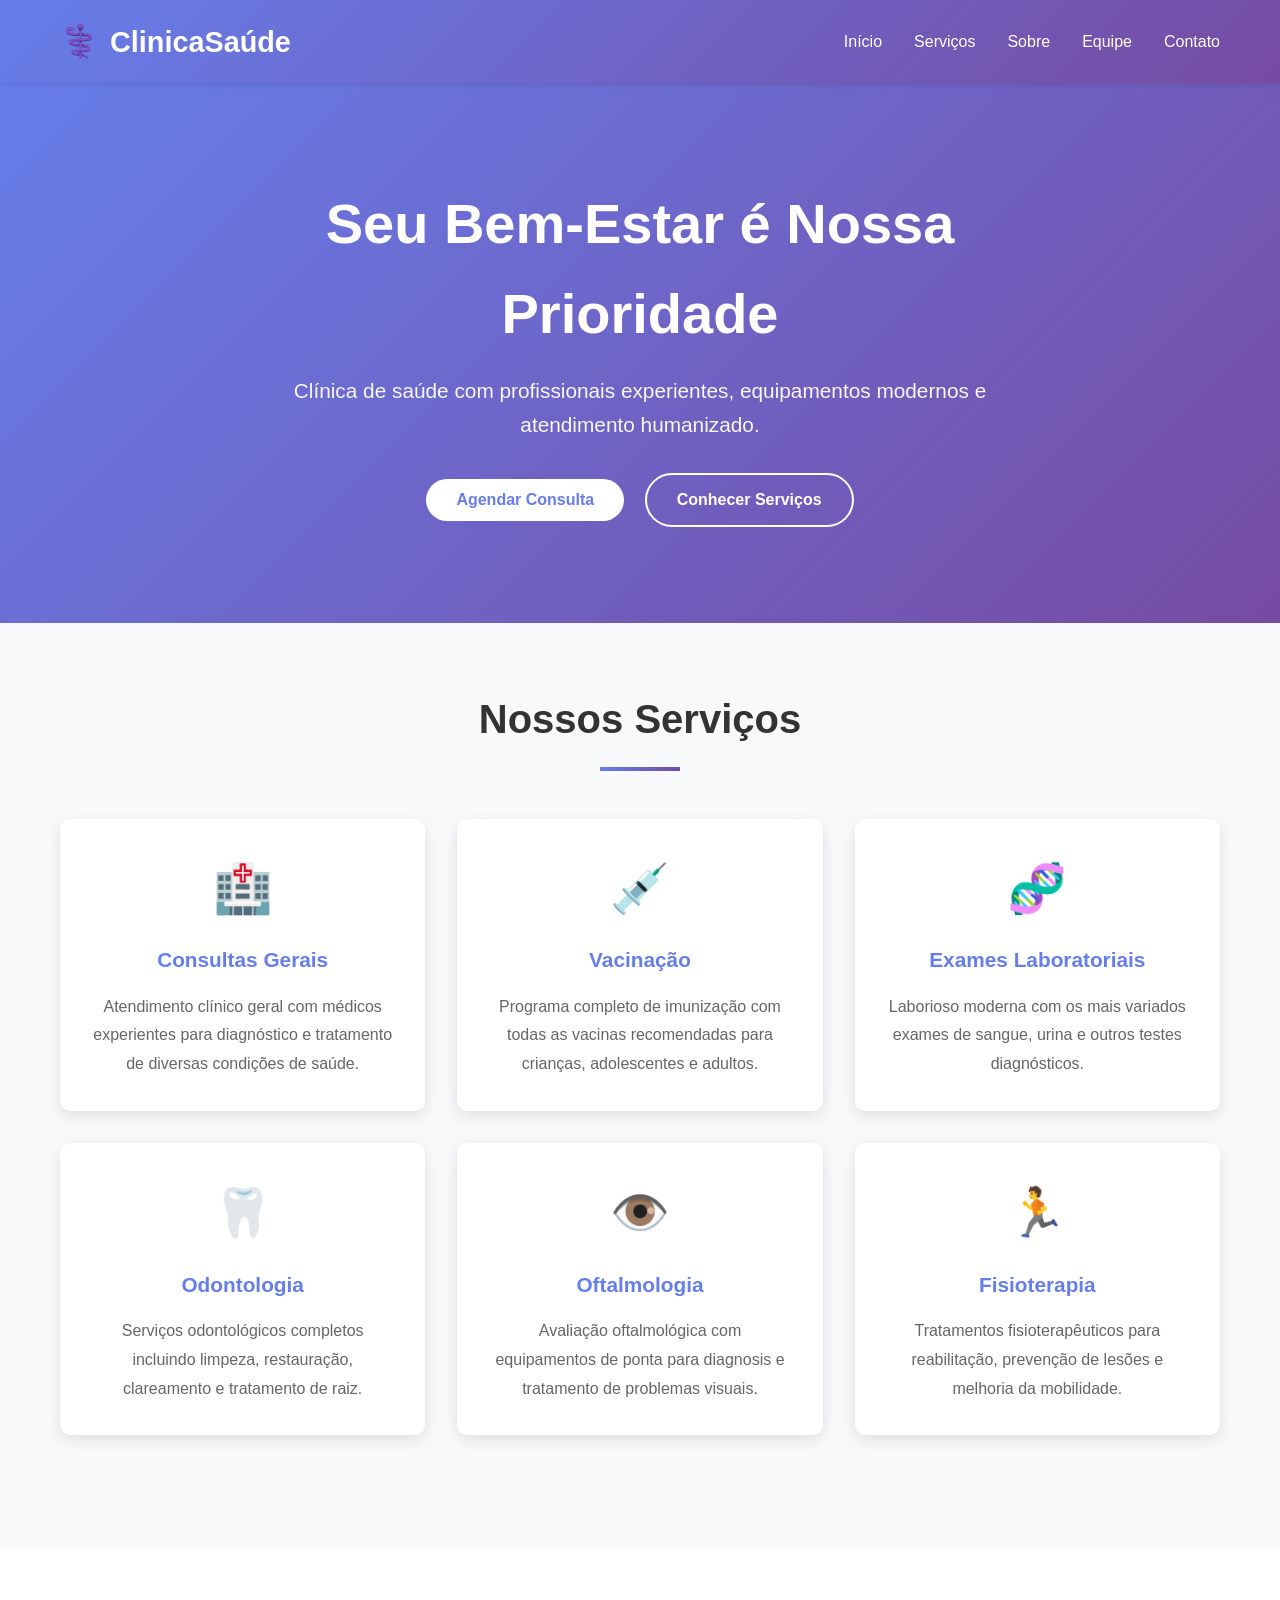
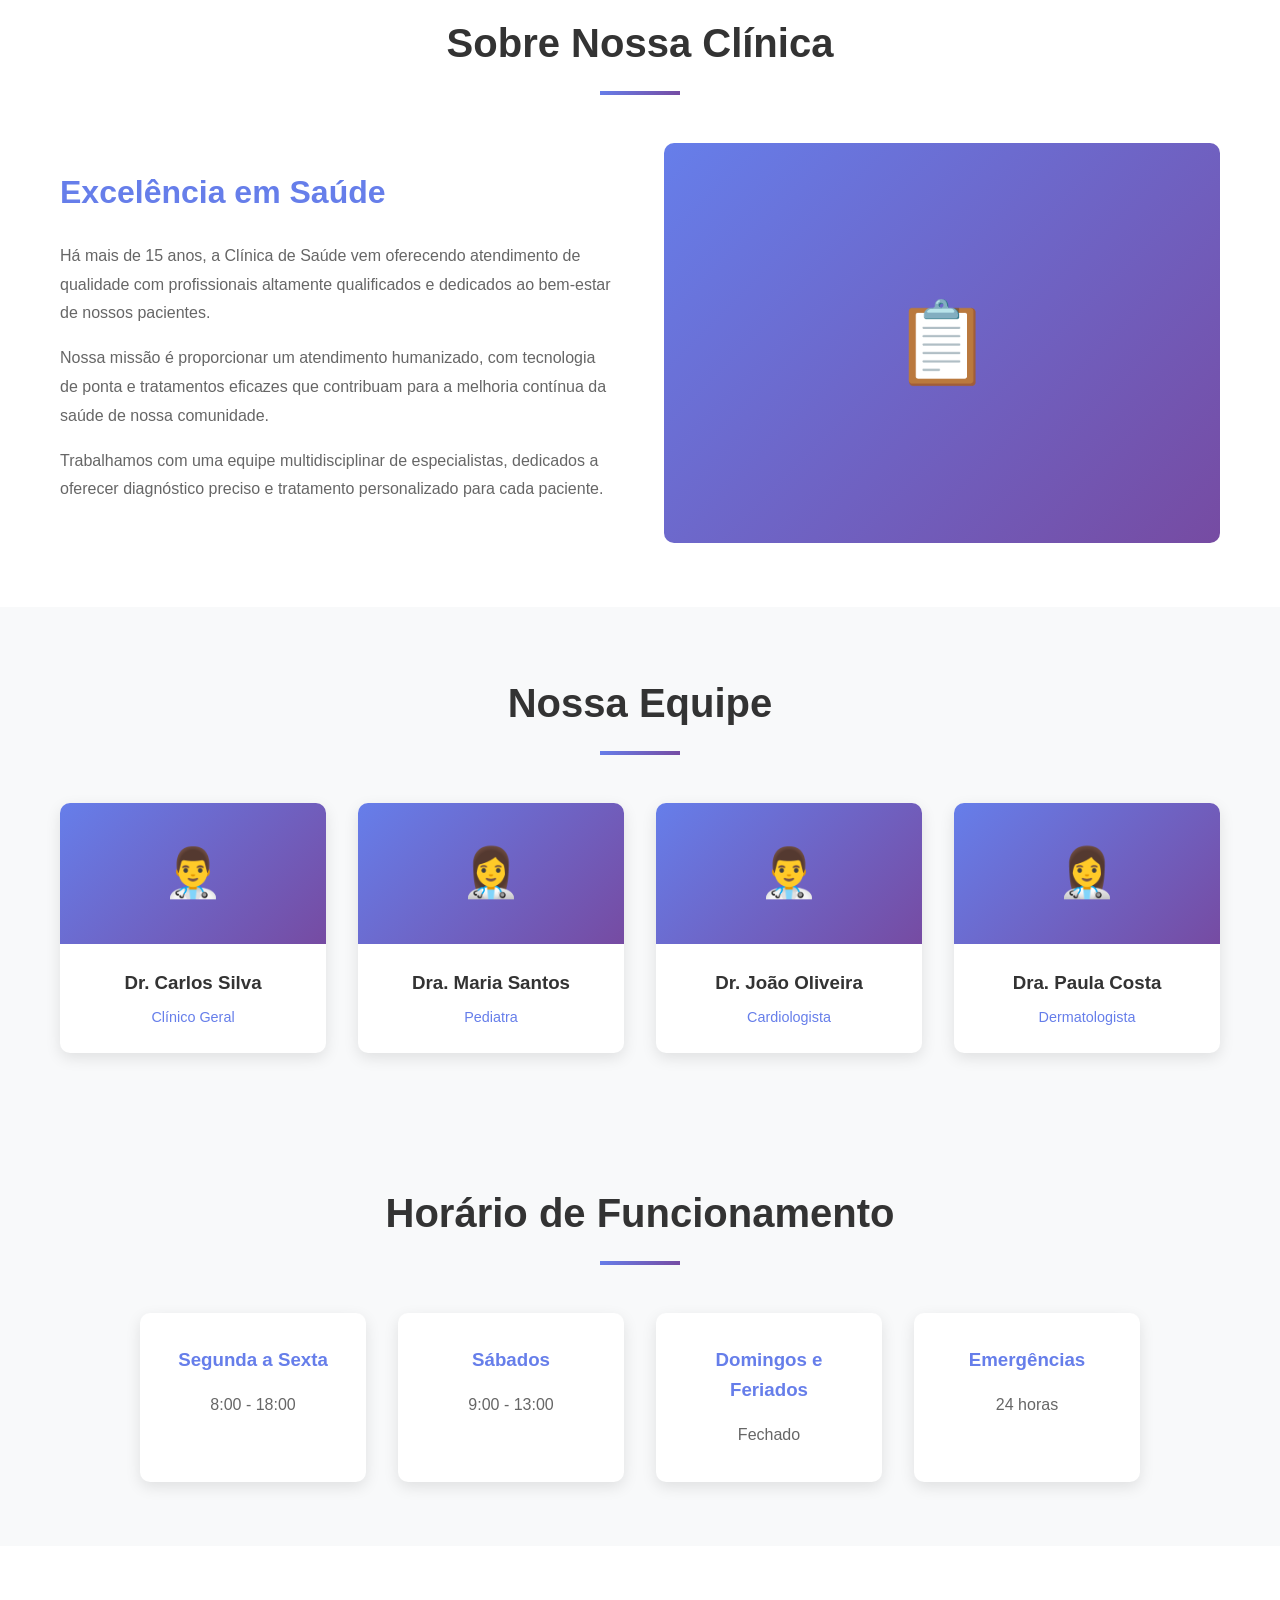
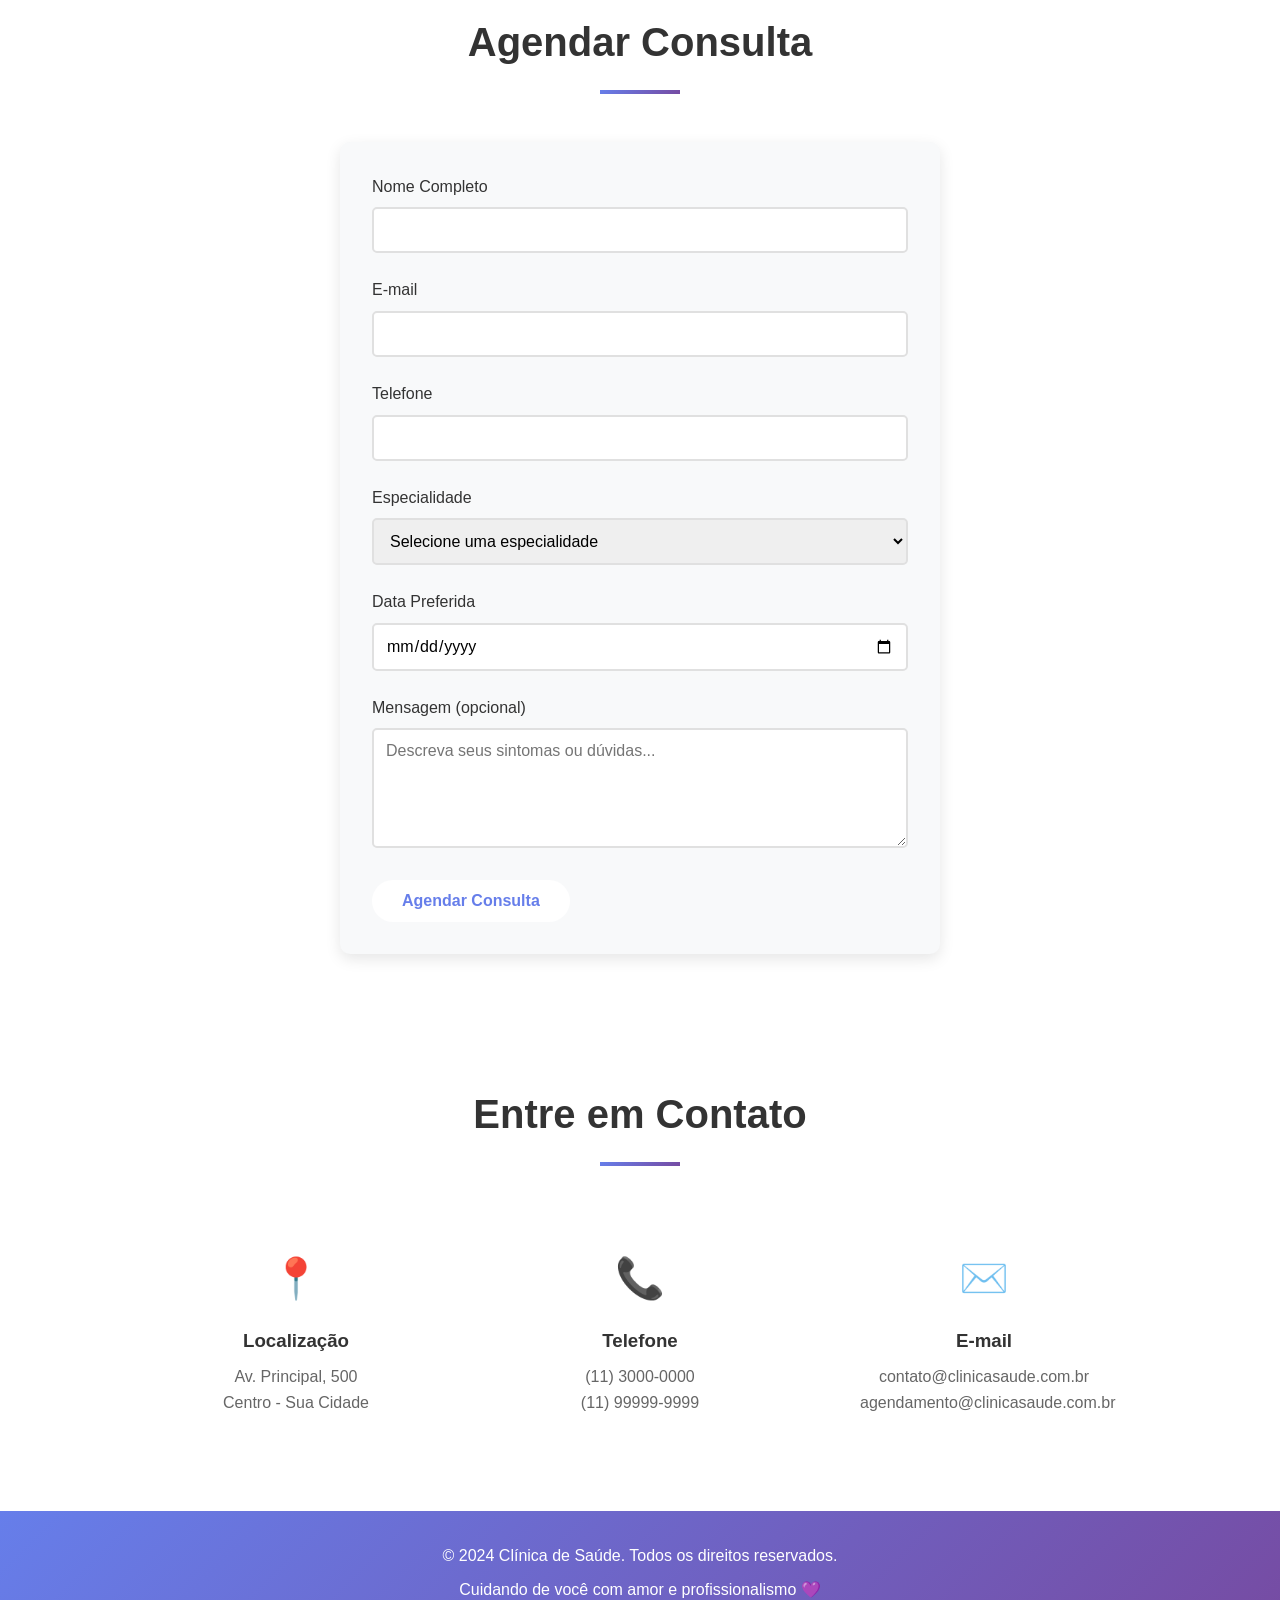
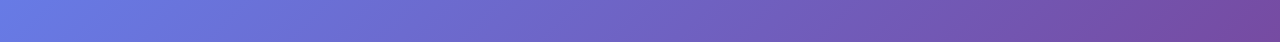
<file: index.html>
<!DOCTYPE html>
<html lang="pt-BR">
<head>
    <meta charset="UTF-8">
    <meta name="viewport" content="width=device-width, initial-scale=1.0">
    <title>Clínica de Saúde - Cuidando de Você</title>
    <style>
        * {
            margin: 0;
            padding: 0;
            box-sizing: border-box;
        }

        body {
            font-family: 'Segoe UI', Tahoma, Geneva, Verdana, sans-serif;
            line-height: 1.6;
            color: #333;
        }

        header {
            background: linear-gradient(135deg, #667eea 0%, #764ba2 100%);
            color: white;
            padding: 1rem 0;
            position: sticky;
            top: 0;
            z-index: 100;
            box-shadow: 0 2px 5px rgba(0,0,0,0.1);
        }

        .header-content {
            max-width: 1200px;
            margin: 0 auto;
            display: flex;
            justify-content: space-between;
            align-items: center;
            padding: 0 20px;
        }

        .logo {
            font-size: 1.8rem;
            font-weight: bold;
            display: flex;
            align-items: center;
            gap: 10px;
        }

        .logo::before {
            content: "⚕️";
            font-size: 2rem;
        }

        nav ul {
            display: flex;
            list-style: none;
            gap: 2rem;
        }

        nav a {
            color: white;
            text-decoration: none;
            transition: opacity 0.3s;
            font-weight: 500;
        }

        nav a:hover {
            opacity: 0.8;
        }

        .hero {
            background: linear-gradient(135deg, #667eea 0%, #764ba2 100%);
            color: white;
            padding: 6rem 20px;
            text-align: center;
            min-height: 500px;
            display: flex;
            align-items: center;
            justify-content: center;
        }

        .hero-content {
            max-width: 800px;
        }

        .hero h1 {
            font-size: 3.5rem;
            margin-bottom: 1rem;
            animation: fadeInUp 0.8s ease;
        }

        .hero p {
            font-size: 1.3rem;
            margin-bottom: 2rem;
            opacity: 0.95;
        }

        .btn {
            display: inline-block;
            padding: 12px 30px;
            background: white;
            color: #667eea;
            text-decoration: none;
            border-radius: 30px;
            font-weight: bold;
            transition: transform 0.3s, box-shadow 0.3s;
            cursor: pointer;
            border: none;
            font-size: 1rem;
        }

        .btn:hover {
            transform: translateY(-3px);
            box-shadow: 0 10px 20px rgba(0,0,0,0.2);
        }

        .btn-secondary {
            background: transparent;
            color: white;
            border: 2px solid white;
            margin-left: 1rem;
        }

        .container {
            max-width: 1200px;
            margin: 0 auto;
            padding: 0 20px;
        }

        section {
            padding: 4rem 20px;
        }

        .section-title {
            font-size: 2.5rem;
            color: #333;
            margin-bottom: 3rem;
            text-align: center;
            position: relative;
        }

        .section-title::after {
            content: '';
            display: block;
            width: 80px;
            height: 4px;
            background: linear-gradient(135deg, #667eea 0%, #764ba2 100%);
            margin: 1rem auto 0;
        }

        #servicos {
            background: #f8f9fa;
        }

        .servicos-grid {
            display: grid;
            grid-template-columns: repeat(auto-fit, minmax(280px, 1fr));
            gap: 2rem;
            margin-bottom: 3rem;
        }

        .servico-card {
            background: white;
            padding: 2rem;
            border-radius: 10px;
            text-align: center;
            box-shadow: 0 5px 15px rgba(0,0,0,0.1);
            transition: transform 0.3s, box-shadow 0.3s;
        }

        .servico-card:hover {
            transform: translateY(-10px);
            box-shadow: 0 15px 30px rgba(0,0,0,0.15);
        }

        .servico-icon {
            font-size: 3rem;
            margin-bottom: 1rem;
        }

        .servico-card h3 {
            color: #667eea;
            margin-bottom: 1rem;
            font-size: 1.3rem;
        }

        .servico-card p {
            color: #666;
            line-height: 1.8;
        }

        #sobre {
            background: white;
        }

        .sobre-content {
            display: grid;
            grid-template-columns: 1fr 1fr;
            gap: 3rem;
            align-items: center;
        }

        .sobre-texto h2 {
            color: #667eea;
            font-size: 2rem;
            margin-bottom: 1.5rem;
        }

        .sobre-texto p {
            color: #666;
            margin-bottom: 1rem;
            line-height: 1.8;
        }

        .sobre-imagem {
            background: linear-gradient(135deg, #667eea 0%, #764ba2 100%);
            border-radius: 10px;
            display: flex;
            align-items: center;
            justify-content: center;
            min-height: 400px;
            font-size: 5rem;
        }

        #equipe {
            background: #f8f9fa;
        }

        .equipe-grid {
            display: grid;
            grid-template-columns: repeat(auto-fit, minmax(250px, 1fr));
            gap: 2rem;
        }

        .membro-card {
            background: white;
            border-radius: 10px;
            overflow: hidden;
            box-shadow: 0 5px 15px rgba(0,0,0,0.1);
            text-align: center;
            transition: transform 0.3s;
        }

        .membro-card:hover {
            transform: translateY(-5px);
        }

        .membro-avatar {
            background: linear-gradient(135deg, #667eea 0%, #764ba2 100%);
            padding: 2rem;
            font-size: 3rem;
        }

        .membro-info {
            padding: 1.5rem;
        }

        .membro-info h3 {
            color: #333;
            margin-bottom: 0.5rem;
        }

        .membro-info .especialidade {
            color: #667eea;
            font-size: 0.9rem;
            font-weight: 500;
        }

        #agendamento {
            background: white;
        }

        .agendamento-form {
            max-width: 600px;
            margin: 0 auto;
            background: #f8f9fa;
            padding: 2rem;
            border-radius: 10px;
            box-shadow: 0 5px 15px rgba(0,0,0,0.1);
        }

        .form-group {
            margin-bottom: 1.5rem;
        }

        .form-group label {
            display: block;
            margin-bottom: 0.5rem;
            color: #333;
            font-weight: 500;
        }

        .form-group input,
        .form-group select,
        .form-group textarea {
            width: 100%;
            padding: 12px;
            border: 2px solid #e0e0e0;
            border-radius: 5px;
            font-family: inherit;
            font-size: 1rem;
            transition: border-color 0.3s;
        }

        .form-group input:focus,
        .form-group select:focus,
        .form-group textarea:focus {
            outline: none;
            border-color: #667eea;
        }

        .form-group textarea {
            resize: vertical;
            min-height: 120px;
        }

        #horario {
            background: #f8f9fa;
            padding: 4rem 20px;
        }

        .horario-container {
            display: grid;
            grid-template-columns: repeat(auto-fit, minmax(200px, 1fr));
            gap: 2rem;
            max-width: 1000px;
            margin: 0 auto;
        }

        .horario-item {
            background: white;
            padding: 2rem;
            border-radius: 10px;
            box-shadow: 0 5px 15px rgba(0,0,0,0.1);
            text-align: center;
        }

        .horario-item h3 {
            color: #667eea;
            margin-bottom: 1rem;
        }

        .horario-item p {
            color: #666;
            line-height: 1.8;
        }

        #contato {
            background: white;
        }

        .contato-grid {
            display: grid;
            grid-template-columns: repeat(auto-fit, minmax(250px, 1fr));
            gap: 2rem;
            max-width: 1000px;
            margin: 0 auto;
        }

        .contato-item {
            text-align: center;
            padding: 2rem;
        }

        .contato-icon {
            font-size: 2.5rem;
            margin-bottom: 1rem;
            color: #667eea;
        }

        .contato-item h3 {
            color: #333;
            margin-bottom: 0.5rem;
        }

        .contato-item p {
            color: #666;
        }

        footer {
            background: linear-gradient(135deg, #667eea 0%, #764ba2 100%);
            color: white;
            text-align: center;
            padding: 2rem;
        }

        footer p {
            margin-bottom: 0.5rem;
        }

        @media (max-width: 768px) {
            nav ul {
                gap: 1rem;
            }

            .hero h1 {
                font-size: 2rem;
            }

            .hero p {
                font-size: 1rem;
            }

            .btn-secondary {
                display: block;
                margin: 1rem 0 0 0;
            }

            .sobre-content {
                grid-template-columns: 1fr;
            }

            .section-title {
                font-size: 2rem;
            }

            .hero {
                padding: 3rem 20px;
                min-height: auto;
            }

            section {
                padding: 2rem 20px;
            }
        }

        @keyframes fadeInUp {
            from {
                opacity: 0;
                transform: translateY(30px);
            }
            to {
                opacity: 1;
                transform: translateY(0);
            }
        }
    </style>
</head>
<body>
    <!-- Header -->
    <header>
        <div class="header-content">
            <div class="logo">ClinicaSaúde</div>
            <nav>
                <ul>
                    <li><a href="#inicio">Início</a></li>
                    <li><a href="#servicos">Serviços</a></li>
                    <li><a href="#sobre">Sobre</a></li>
                    <li><a href="#equipe">Equipe</a></li>
                    <li><a href="#contato">Contato</a></li>
                </ul>
            </nav>
        </div>
    </header>

    <!-- Hero Section -->
    <section id="inicio" class="hero">
        <div class="hero-content">
            <h1>Seu Bem-Estar é Nossa Prioridade</h1>
            <p>Clínica de saúde com profissionais experientes, equipamentos modernos e atendimento humanizado.</p>
            <button class="btn" onclick="document.getElementById('agendamento').scrollIntoView({behavior: 'smooth'})">Agendar Consulta</button>
            <a href="#servicos" class="btn btn-secondary">Conhecer Serviços</a>
        </div>
    </section>

    <!-- Serviços -->
    <section id="servicos">
        <div class="container">
            <h2 class="section-title">Nossos Serviços</h2>
            <div class="servicos-grid">
                <div class="servico-card">
                    <div class="servico-icon">🏥</div>
                    <h3>Consultas Gerais</h3>
                    <p>Atendimento clínico geral com médicos experientes para diagnóstico e tratamento de diversas condições de saúde.</p>
                </div>
                <div class="servico-card">
                    <div class="servico-icon">💉</div>
                    <h3>Vacinação</h3>
                    <p>Programa completo de imunização com todas as vacinas recomendadas para crianças, adolescentes e adultos.</p>
                </div>
                <div class="servico-card">
                    <div class="servico-icon">🧬</div>
                    <h3>Exames Laboratoriais</h3>
                    <p>Laborioso moderna com os mais variados exames de sangue, urina e outros testes diagnósticos.</p>
                </div>
                <div class="servico-card">
                    <div class="servico-icon">🦷</div>
                    <h3>Odontologia</h3>
                    <p>Serviços odontológicos completos incluindo limpeza, restauração, clareamento e tratamento de raiz.</p>
                </div>
                <div class="servico-card">
                    <div class="servico-icon">👁️</div>
                    <h3>Oftalmologia</h3>
                    <p>Avaliação oftalmológica com equipamentos de ponta para diagnosis e tratamento de problemas visuais.</p>
                </div>
                <div class="servico-card">
                    <div class="servico-icon">🏃</div>
                    <h3>Fisioterapia</h3>
                    <p>Tratamentos fisioterapêuticos para reabilitação, prevenção de lesões e melhoria da mobilidade.</p>
                </div>
            </div>
        </div>
    </section>

    <!-- Sobre a Clínica -->
    <section id="sobre">
        <div class="container">
            <h2 class="section-title">Sobre Nossa Clínica</h2>
            <div class="sobre-content">
                <div class="sobre-texto">
                    <h2>Excelência em Saúde</h2>
                    <p>
                        Há mais de 15 anos, a Clínica de Saúde vem oferecendo atendimento de qualidade com profissionais altamente qualificados e dedicados ao bem-estar de nossos pacientes.
                    </p>
                    <p>
                        Nossa missão é proporcionar um atendimento humanizado, com tecnologia de ponta e tratamentos eficazes que contribuam para a melhoria contínua da saúde de nossa comunidade.
                    </p>
                    <p>
                        Trabalhamos com uma equipe multidisciplinar de especialistas, dedicados a oferecer diagnóstico preciso e tratamento personalizado para cada paciente.
                    </p>
                </div>
                <div class="sobre-imagem">📋</div>
            </div>
        </div>
    </section>

    <!-- Equipe Médica -->
    <section id="equipe">
        <div class="container">
            <h2 class="section-title">Nossa Equipe</h2>
            <div class="equipe-grid">
                <div class="membro-card">
                    <div class="membro-avatar">👨‍⚕️</div>
                    <div class="membro-info">
                        <h3>Dr. Carlos Silva</h3>
                        <p class="especialidade">Clínico Geral</p>
                    </div>
                </div>
                <div class="membro-card">
                    <div class="membro-avatar">👩‍⚕️</div>
                    <div class="membro-info">
                        <h3>Dra. Maria Santos</h3>
                        <p class="especialidade">Pediatra</p>
                    </div>
                </div>
                <div class="membro-card">
                    <div class="membro-avatar">👨‍⚕️</div>
                    <div class="membro-info">
                        <h3>Dr. João Oliveira</h3>
                        <p class="especialidade">Cardiologista</p>
                    </div>
                </div>
                <div class="membro-card">
                    <div class="membro-avatar">👩‍⚕️</div>
                    <div class="membro-info">
                        <h3>Dra. Paula Costa</h3>
                        <p class="especialidade">Dermatologista</p>
                    </div>
                </div>
            </div>
        </div>
    </section>

    <!-- Horários -->
    <section id="horario">
        <div class="container">
            <h2 class="section-title">Horário de Funcionamento</h2>
            <div class="horario-container">
                <div class="horario-item">
                    <h3>Segunda a Sexta</h3>
                    <p>8:00 - 18:00</p>
                </div>
                <div class="horario-item">
                    <h3>Sábados</h3>
                    <p>9:00 - 13:00</p>
                </div>
                <div class="horario-item">
                    <h3>Domingos e Feriados</h3>
                    <p>Fechado</p>
                </div>
                <div class="horario-item">
                    <h3>Emergências</h3>
                    <p>24 horas</p>
                </div>
            </div>
        </div>
    </section>

    <!-- Agendamento -->
    <section id="agendamento">
        <div class="container">
            <h2 class="section-title">Agendar Consulta</h2>
            <form class="agendamento-form" onsubmit="handleSubmit(event)">
                <div class="form-group">
                    <label for="nome">Nome Completo</label>
                    <input type="text" id="nome" name="nome" required>
                </div>
                <div class="form-group">
                    <label for="email">E-mail</label>
                    <input type="email" id="email" name="email" required>
                </div>
                <div class="form-group">
                    <label for="telefone">Telefone</label>
                    <input type="tel" id="telefone" name="telefone" required>
                </div>
                <div class="form-group">
                    <label for="especialidade">Especialidade</label>
                    <select id="especialidade" name="especialidade" required>
                        <option value="">Selecione uma especialidade</option>
                        <option value="clinico">Clínico Geral</option>
                        <option value="pediatria">Pediatria</option>
                        <option value="cardiologia">Cardiologia</option>
                        <option value="dermatologia">Dermatologia</option>
                        <option value="odontologia">Odontologia</option>
                        <option value="oftalmologia">Oftalmologia</option>
                        <option value="fisioterapia">Fisioterapia</option>
                    </select>
                </div>
                <div class="form-group">
                    <label for="data">Data Preferida</label>
                    <input type="date" id="data" name="data" required>
                </div>
                <div class="form-group">
                    <label for="mensagem">Mensagem (opcional)</label>
                    <textarea id="mensagem" name="mensagem" placeholder="Descreva seus sintomas ou dúvidas..."></textarea>
                </div>
                <button type="submit" class="btn">Agendar Consulta</button>
            </form>
        </div>
    </section>

    <!-- Contato -->
    <section id="contato">
        <div class="container">
            <h2 class="section-title">Entre em Contato</h2>
            <div class="contato-grid">
                <div class="contato-item">
                    <div class="contato-icon">📍</div>
                    <h3>Localização</h3>
                    <p>Av. Principal, 500<br>Centro - Sua Cidade</p>
                </div>
                <div class="contato-item">
                    <div class="contato-icon">📞</div>
                    <h3>Telefone</h3>
                    <p>(11) 3000-0000<br>(11) 99999-9999</p>
                </div>
                <div class="contato-item">
                    <div class="contato-icon">✉️</div>
                    <h3>E-mail</h3>
                    <p>contato@clinicasaude.com.br<br>agendamento@clinicasaude.com.br</p>
                </div>
            </div>
        </div>
    </section>

    <!-- Footer -->
    <footer>
        <p>&copy; 2024 Clínica de Saúde. Todos os direitos reservados.</p>
        <p>Cuidando de você com amor e profissionalismo 💜</p>
    </footer>

    <script>
        function handleSubmit(event) {
            event.preventDefault();
            alert('Agendamento recebido! Entraremos em contato em breve para confirmar sua consulta.');
            document.querySelector('.agendamento-form').reset();
        }
    </script>
</body>
</html>
</file>
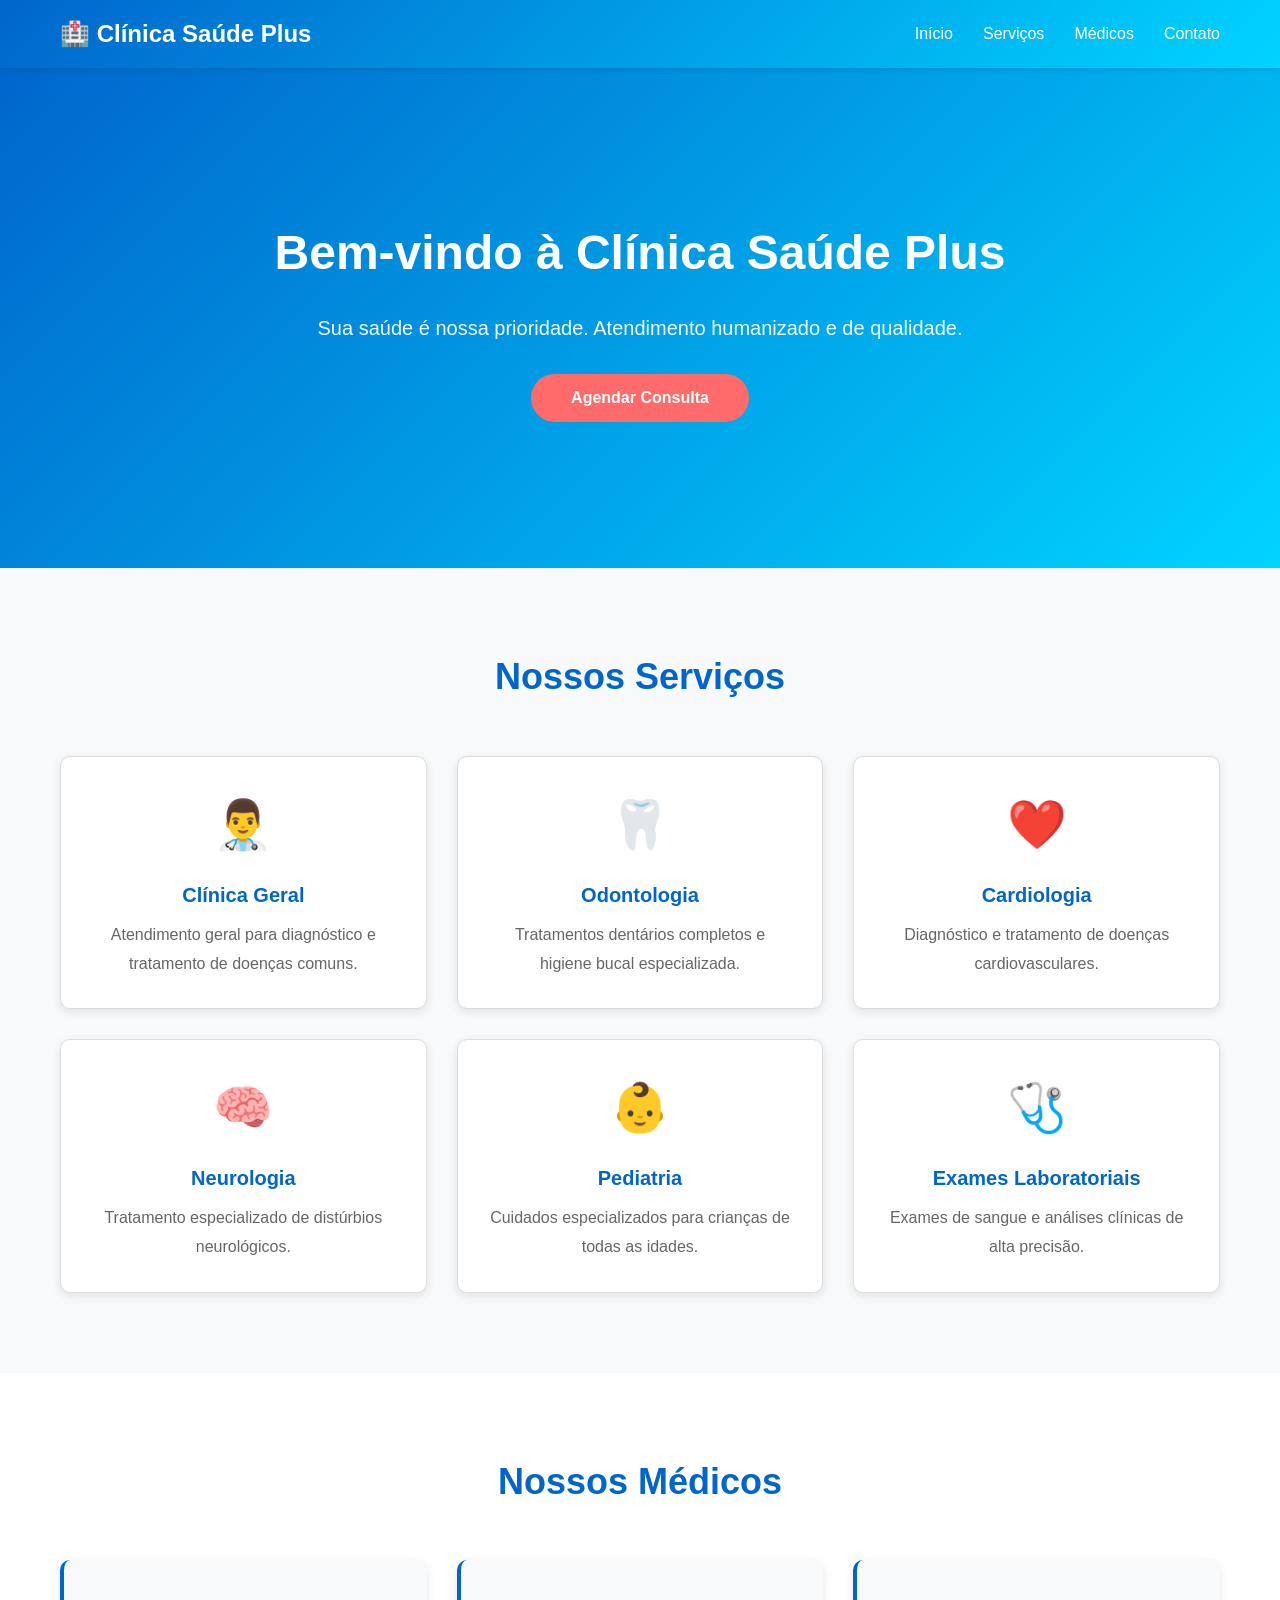
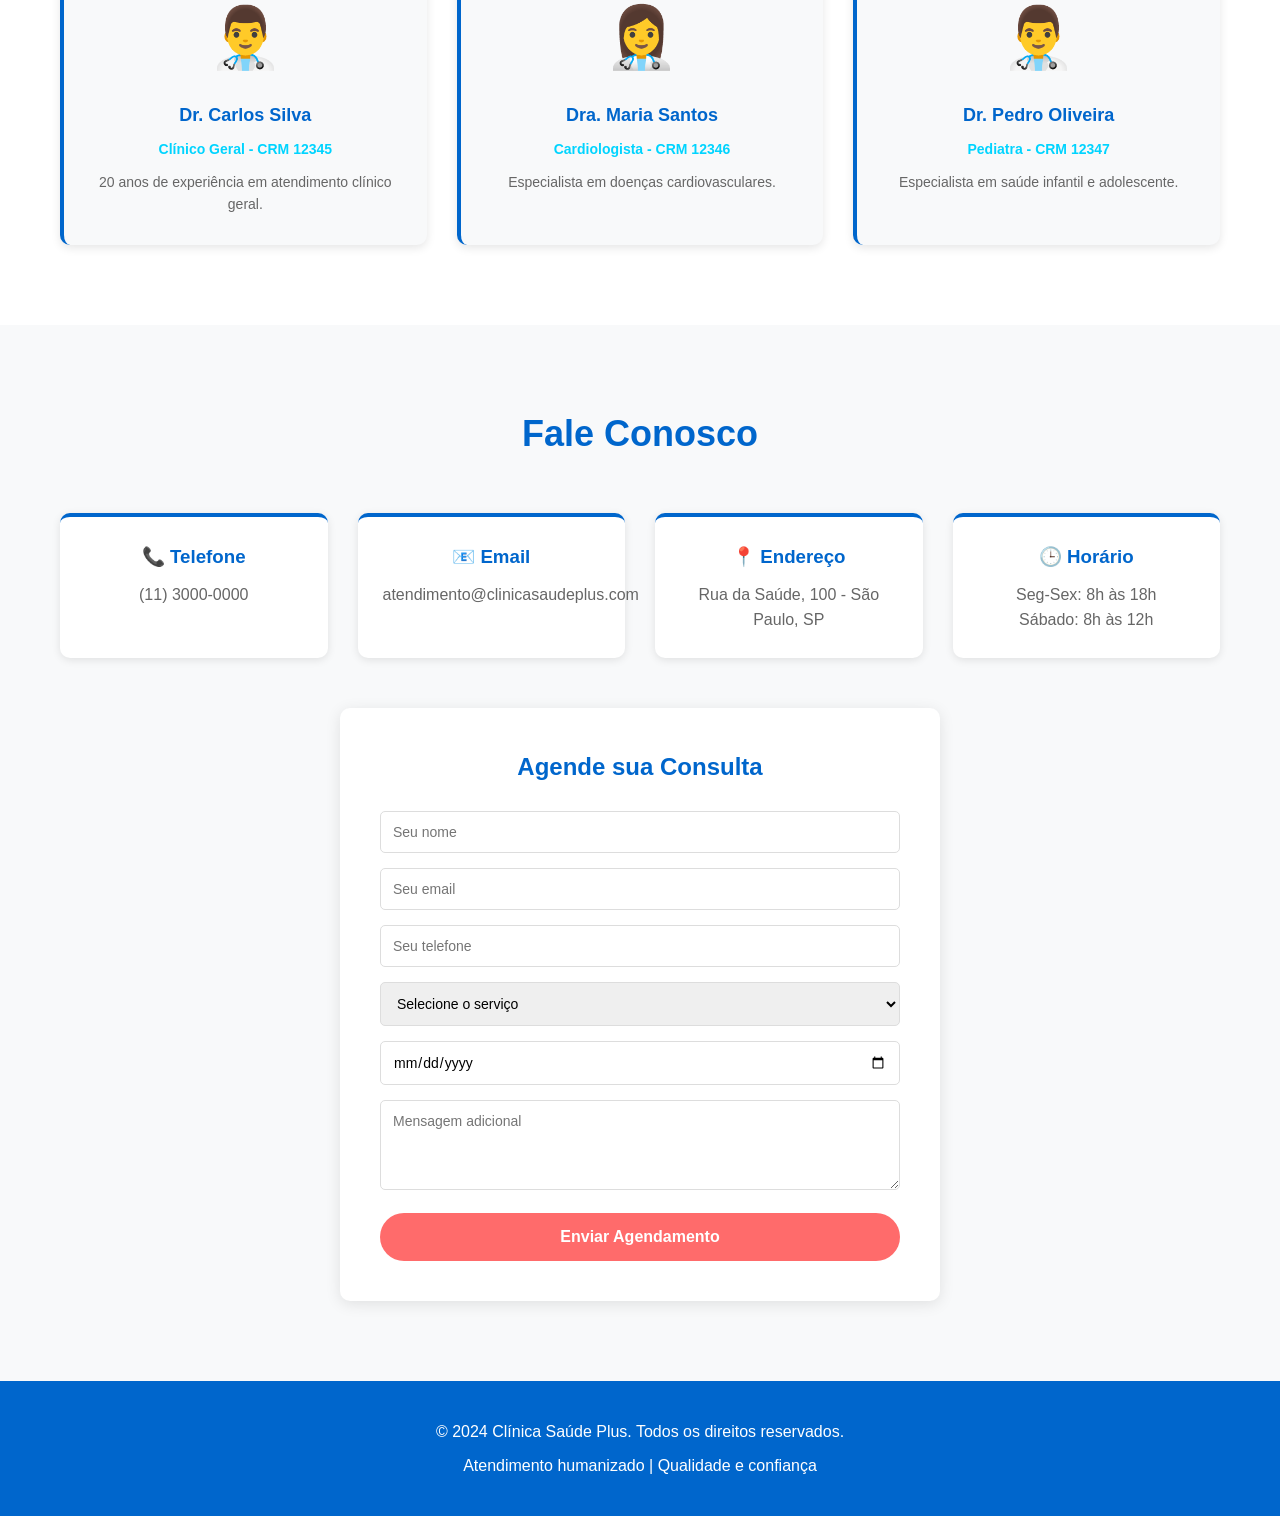
<file: Arthur/index.html>
<!DOCTYPE html>
<html lang="pt-BR">
<head>
    <meta charset="UTF-8">
    <meta name="viewport" content="width=device-width, initial-scale=1.0">
    <title>Clínica Saúde Plus - Centro Médico</title>
    <link rel="stylesheet" href="styles.css">
</head>
<body>
    <!-- Navbar -->
    <nav class="navbar">
        <div class="container">
            <div class="logo">
                <h2>🏥 Clínica Saúde Plus</h2>
            </div>
            <ul class="nav-links">
                <li><a href="#home">Início</a></li>
                <li><a href="#servicos">Serviços</a></li>
                <li><a href="#medicos">Médicos</a></li>
                <li><a href="#contato">Contato</a></li>
            </ul>
        </div>
    </nav>

    <!-- Hero Section -->
    <section id="home" class="hero">
        <div class="hero-content">
            <h1>Bem-vindo à Clínica Saúde Plus</h1>
            <p>Sua saúde é nossa prioridade. Atendimento humanizado e de qualidade.</p>
            <button class="btn-primary" onclick="document.getElementById('contato').scrollIntoView({behavior: 'smooth'})">
                Agendar Consulta
            </button>
        </div>
    </section>

    <!-- Serviços -->
    <section id="servicos" class="servicos">
        <div class="container">
            <h2>Nossos Serviços</h2>
            <div class="servicos-grid">
                <div class="servico-card">
                    <div class="servico-icon">👨‍⚕️</div>
                    <h3>Clínica Geral</h3>
                    <p>Atendimento geral para diagnóstico e tratamento de doenças comuns.</p>
                </div>
                <div class="servico-card">
                    <div class="servico-icon">🦷</div>
                    <h3>Odontologia</h3>
                    <p>Tratamentos dentários completos e higiene bucal especializada.</p>
                </div>
                <div class="servico-card">
                    <div class="servico-icon">❤️</div>
                    <h3>Cardiologia</h3>
                    <p>Diagnóstico e tratamento de doenças cardiovasculares.</p>
                </div>
                <div class="servico-card">
                    <div class="servico-icon">🧠</div>
                    <h3>Neurologia</h3>
                    <p>Tratamento especializado de distúrbios neurológicos.</p>
                </div>
                <div class="servico-card">
                    <div class="servico-icon">👶</div>
                    <h3>Pediatria</h3>
                    <p>Cuidados especializados para crianças de todas as idades.</p>
                </div>
                <div class="servico-card">
                    <div class="servico-icon">🩺</div>
                    <h3>Exames Laboratoriais</h3>
                    <p>Exames de sangue e análises clínicas de alta precisão.</p>
                </div>
            </div>
        </div>
    </section>

    <!-- Médicos -->
    <section id="medicos" class="medicos">
        <div class="container">
            <h2>Nossos Médicos</h2>
            <div class="medicos-grid">
                <div class="medico-card">
                    <div class="medico-avatar">👨‍⚕️</div>
                    <h3>Dr. Carlos Silva</h3>
                    <p class="especialidade">Clínico Geral - CRM 12345</p>
                    <p class="descricao">20 anos de experiência em atendimento clínico geral.</p>
                </div>
                <div class="medico-card">
                    <div class="medico-avatar">👩‍⚕️</div>
                    <h3>Dra. Maria Santos</h3>
                    <p class="especialidade">Cardiologista - CRM 12346</p>
                    <p class="descricao">Especialista em doenças cardiovasculares.</p>
                </div>
                <div class="medico-card">
                    <div class="medico-avatar">👨‍⚕️</div>
                    <h3>Dr. Pedro Oliveira</h3>
                    <p class="especialidade">Pediatra - CRM 12347</p>
                    <p class="descricao">Especialista em saúde infantil e adolescente.</p>
                </div>
            </div>
        </div>
    </section>

    <!-- Contato e Agendamento -->
    <section id="contato" class="contato">
        <div class="container">
            <h2>Fale Conosco</h2>
            <div class="contato-grid">
                <div class="info-bloco">
                    <h3>📞 Telefone</h3>
                    <p>(11) 3000-0000</p>
                </div>
                <div class="info-bloco">
                    <h3>📧 Email</h3>
                    <p>atendimento@clinicasaudeplus.com</p>
                </div>
                <div class="info-bloco">
                    <h3>📍 Endereço</h3>
                    <p>Rua da Saúde, 100 - São Paulo, SP</p>
                </div>
                <div class="info-bloco">
                    <h3>🕒 Horário</h3>
                    <p>Seg-Sex: 8h às 18h<br>Sábado: 8h às 12h</p>
                </div>
            </div>

            <form class="formulario" id="formAgendamento">
                <h3>Agende sua Consulta</h3>
                <input type="text" placeholder="Seu nome" required>
                <input type="email" placeholder="Seu email" required>
                <input type="tel" placeholder="Seu telefone" required>
                <select required>
                    <option value="">Selecione o serviço</option>
                    <option value="clinica-geral">Clínica Geral</option>
                    <option value="odontologia">Odontologia</option>
                    <option value="cardiologia">Cardiologia</option>
                    <option value="neurologia">Neurologia</option>
                    <option value="pediatria">Pediatria</option>
                    <option value="exames">Exames Laboratoriais</option>
                </select>
                <input type="date" required>
                <textarea placeholder="Mensagem adicional" rows="4"></textarea>
                <button type="submit" class="btn-primary">Enviar Agendamento</button>
            </form>
        </div>
    </section>

    <!-- Footer -->
    <footer class="footer">
        <div class="container">
            <p>&copy; 2024 Clínica Saúde Plus. Todos os direitos reservados.</p>
            <p>Atendimento humanizado | Qualidade e confiança</p>
        </div>
    </footer>

    <script src="script.js"></script>
</body>
</html>
</file>
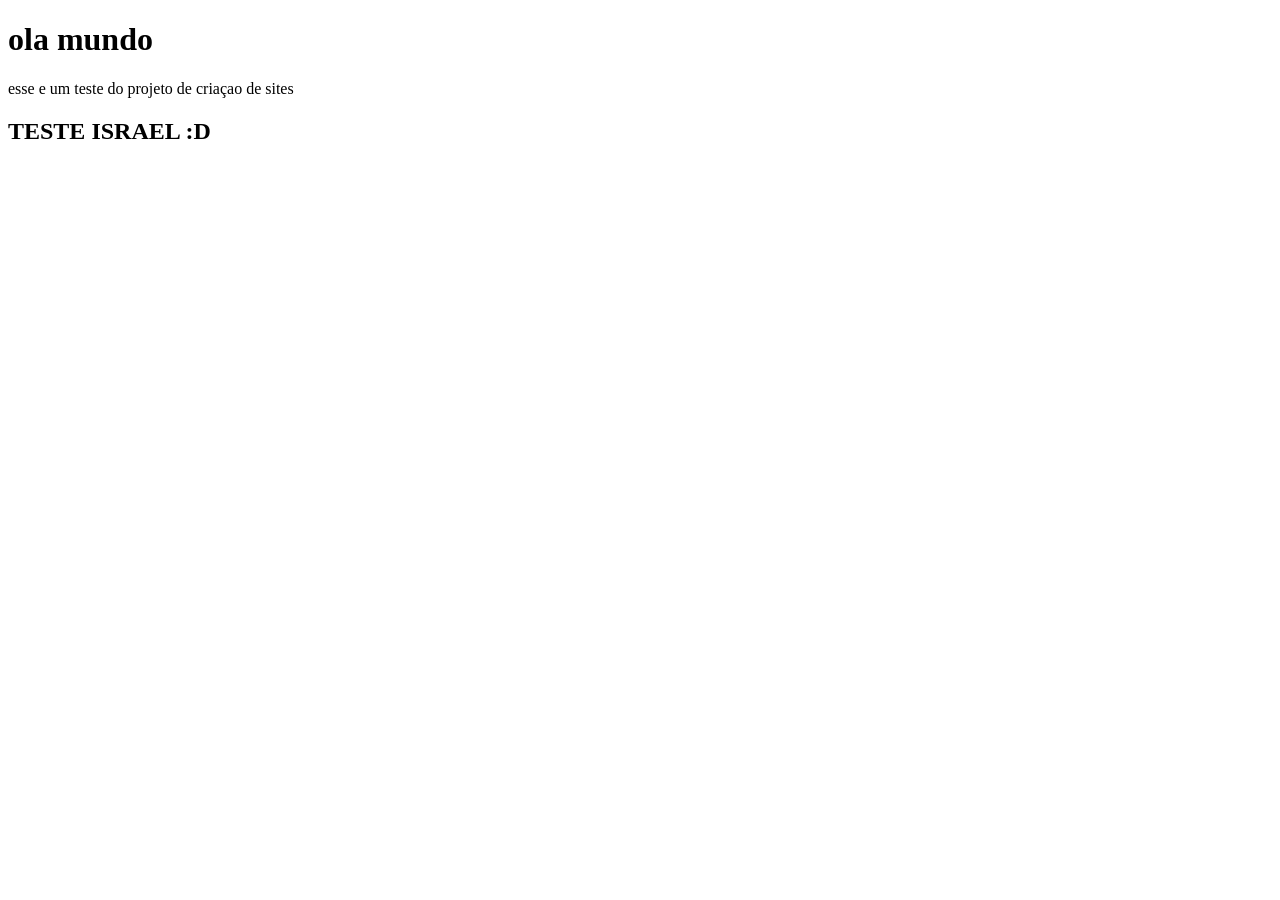
<file: Gustavo/index.html>
<!DOCTYPE html>
<html lang="pt-">
<head>
    <meta charset="UTF-8">
    <meta name="viewport" content="width=device-width, initial-scale=1.0">
    <title>Document</title>
</head>
<body>
    <h1>ola mundo</h1>
    <p>esse e um teste do projeto de criaçao de sites </p>
    <h2>TESTE ISRAEL :D</h2>

</body>
</html>
</file>
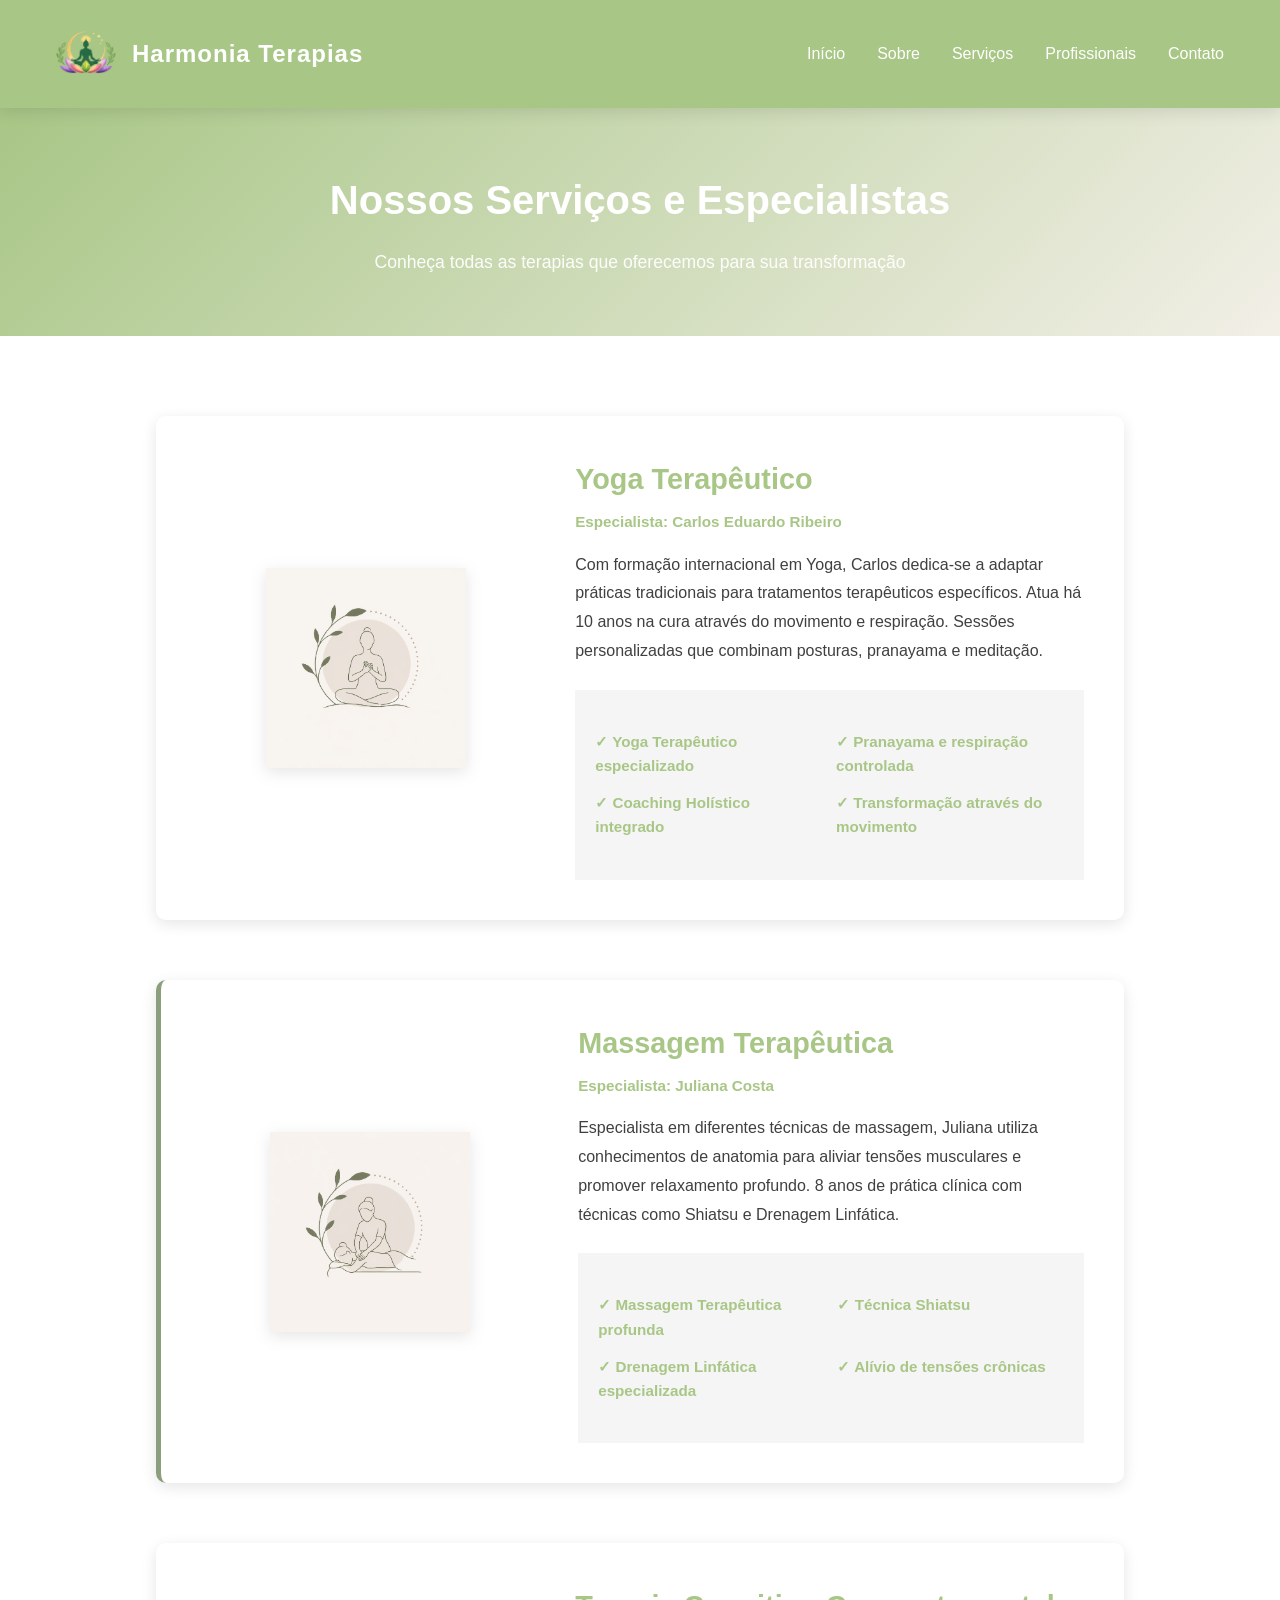
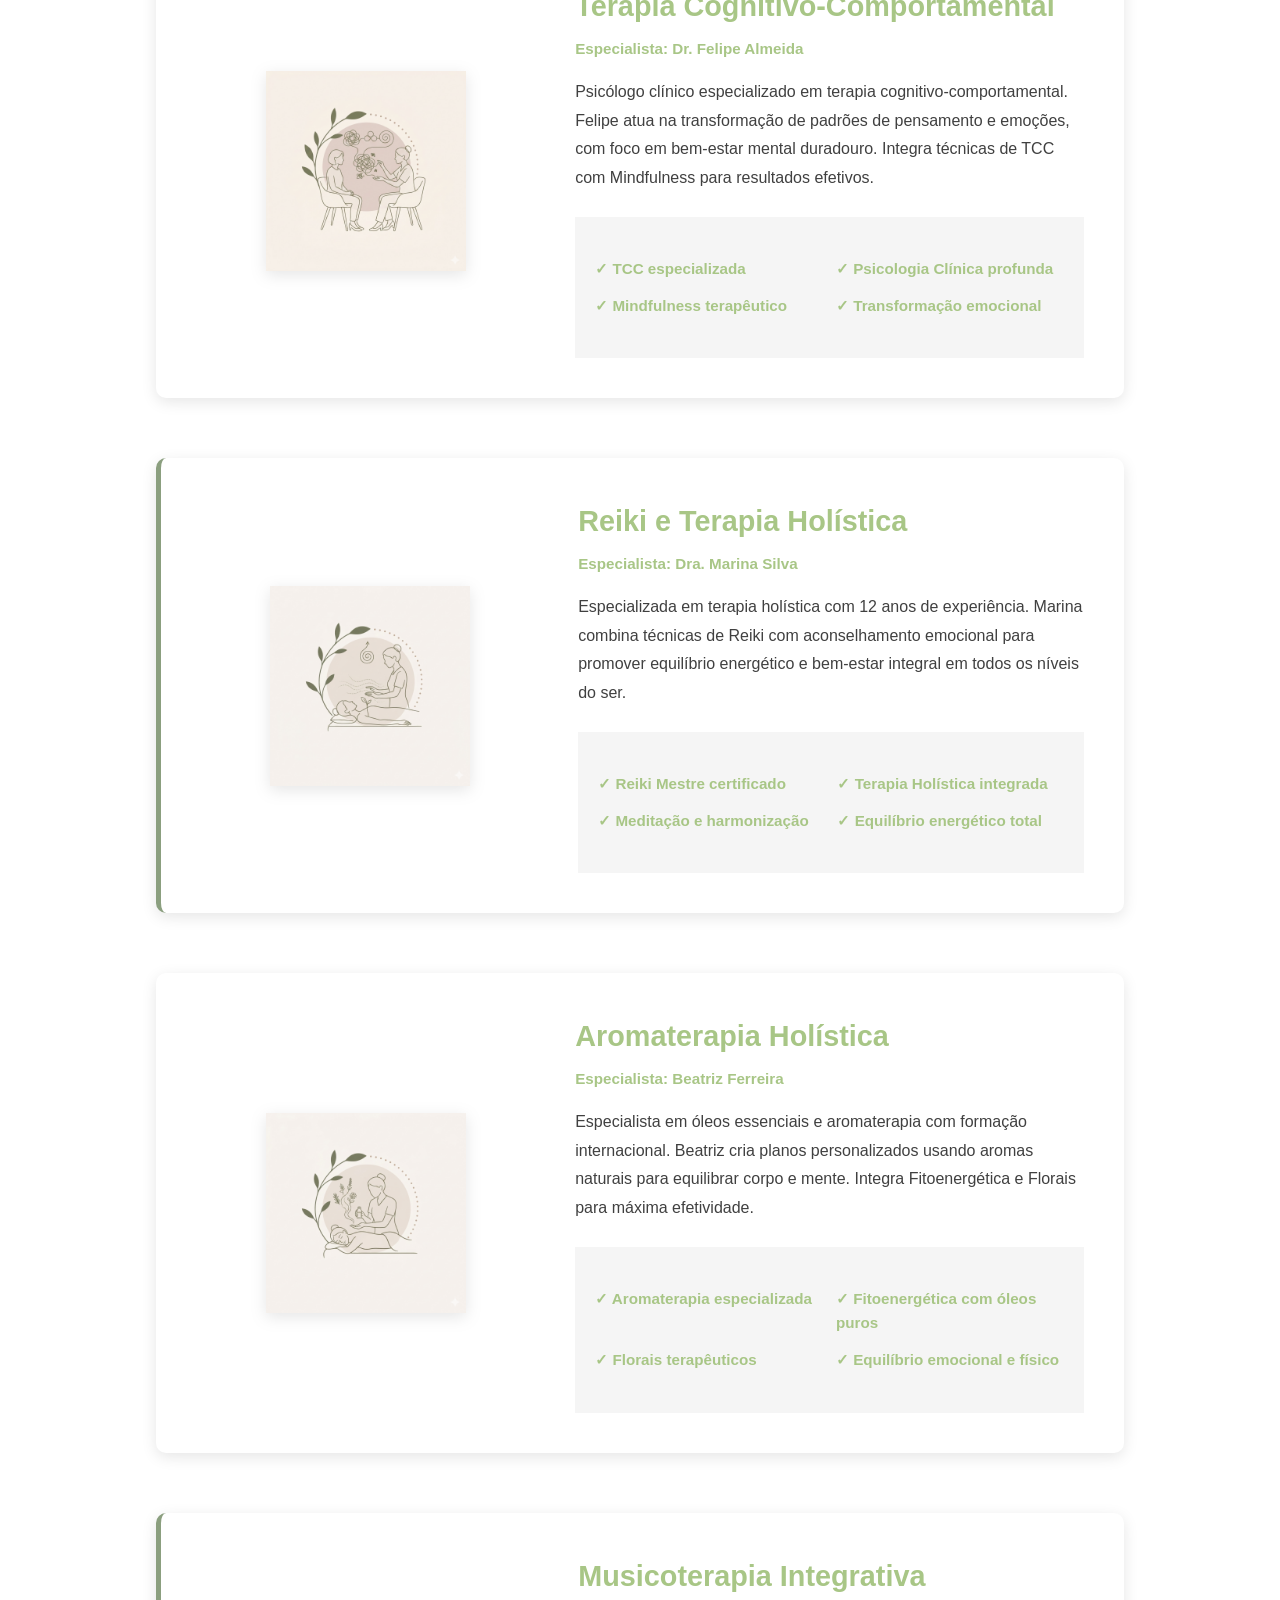
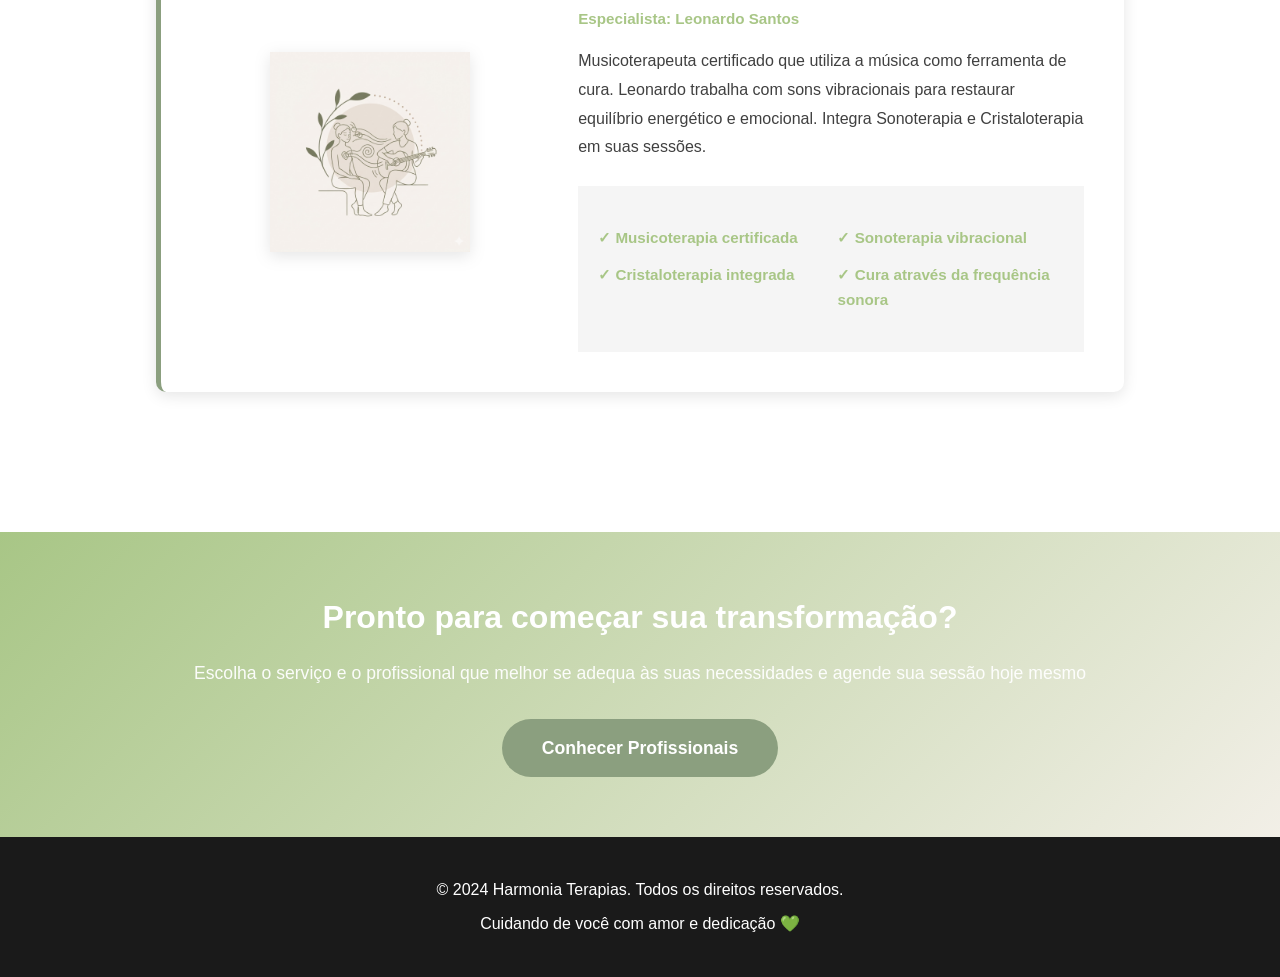
<file: site_clinica/html/servicos.html>
<!DOCTYPE html>
<html lang="pt-BR">
<head>
    <meta charset="UTF-8">
    <meta name="viewport" content="width=device-width, initial-scale=1.0">
    <title>Serviços e Especialistas - Harmonia Terapias</title>
    <link rel="stylesheet" href="../css/styles.css">
</head>
<body>
    <!-- Navigation -->
    <nav class="navbar">
        <div class="container">
            <div class="logo">
                <img src="../png/logo/logo.png" alt="Logo Harmonia Terapias" class="logo-icon-img">
                <span class="logo-text">Harmonia Terapias</span>
            </div>
            <ul class="nav-links">
                <li><a href="index.html">Início</a></li>
                <li><a href="sobre.html">Sobre</a></li>
                <li><a href="servicos.html" class="active">Serviços</a></li>
                <li><a href="profissionais.html">Profissionais</a></li>
                <li><a href="contato.html">Contato</a></li>
            </ul>
        </div>
    </nav>

    <!-- Page Header -->
    <section class="page-header">
        <div class="container">
            <h1>Nossos Serviços e Especialistas</h1>
            <p>Conheça todas as terapias que oferecemos para sua transformação</p>
        </div>
    </section>

    <!-- Serviços Section -->
    <section class="services-full">
        <div class="container">
            <!-- Yoga Terapêutico -->
            <div class="service-item">
                <div class="service-image">
                    <img src="../png/servicos/yoga_terapeutico.png" alt="Logo Harmonia Terapias - Yoga Terapêutico" class="logo-service">
                </div>
                <div class="service-details">
                    <h3>Yoga Terapêutico</h3>
                    <p class="specialty">Especialista: Carlos Eduardo Ribeiro</p>
                    <p class="description">
                        Com formação internacional em Yoga, Carlos dedica-se a adaptar práticas tradicionais para tratamentos terapêuticos específicos. Atua há 10 anos na cura através do movimento e respiração. Sessões personalizadas que combinam posturas, pranayama e meditação.
                    </p>
                    <ul class="benefits">
                        <li>✓ Yoga Terapêutico especializado</li>
                        <li>✓ Pranayama e respiração controlada</li>
                        <li>✓ Coaching Holístico integrado</li>
                        <li>✓ Transformação através do movimento</li>
                    </ul>
                </div>
            </div>

            <!-- Massagem Terapêutica -->
            <div class="service-item alt">
                <div class="service-image">
                    <img src="../png/servicos/massagem_terapeutica.png" alt="Logo Harmonia Terapias - Massagem Terapêutica" class="logo-service">
                </div>
                <div class="service-details">
                    <h3>Massagem Terapêutica</h3>
                    <p class="specialty">Especialista: Juliana Costa</p>
                    <p class="description">
                        Especialista em diferentes técnicas de massagem, Juliana utiliza conhecimentos de anatomia para aliviar tensões musculares e promover relaxamento profundo. 8 anos de prática clínica com técnicas como Shiatsu e Drenagem Linfática.
                    </p>
                    <ul class="benefits">
                        <li>✓ Massagem Terapêutica profunda</li>
                        <li>✓ Técnica Shiatsu</li>
                        <li>✓ Drenagem Linfática especializada</li>
                        <li>✓ Alívio de tensões crônicas</li>
                    </ul>
                </div>
            </div>

            <!-- Terapia Cognitivo-Comportamental -->
            <div class="service-item">
                <div class="service-image">
                    <img src="../png/servicos/Terapia_Cognitivo_Comportamenta.png" alt="Logo Harmonia Terapias - Terapia Cognitivo-Comportamental" class="logo-service">
                </div>
                <div class="service-details">
                    <h3>Terapia Cognitivo-Comportamental</h3>
                    <p class="specialty">Especialista: Dr. Felipe Almeida</p>
                    <p class="description">
                        Psicólogo clínico especializado em terapia cognitivo-comportamental. Felipe atua na transformação de padrões de pensamento e emoções, com foco em bem-estar mental duradouro. Integra técnicas de TCC com Mindfulness para resultados efetivos.
                    </p>
                    <ul class="benefits">
                        <li>✓ TCC especializada</li>
                        <li>✓ Psicologia Clínica profunda</li>
                        <li>✓ Mindfulness terapêutico</li>
                        <li>✓ Transformação emocional</li>
                    </ul>
                </div>
            </div>

            <!-- Reiki e Terapia Holística -->
            <div class="service-item alt">
                <div class="service-image">
                    <img src="../png/servicos/Reiki_e_Terapia_Holística.png" alt="Logo Harmonia Terapias - Reiki e Terapia Holística" class="logo-service">
                </div>
                <div class="service-details">
                    <h3>Reiki e Terapia Holística</h3>
                    <p class="specialty">Especialista: Dra. Marina Silva</p>
                    <p class="description">
                        Especializada em terapia holística com 12 anos de experiência. Marina combina técnicas de Reiki com aconselhamento emocional para promover equilíbrio energético e bem-estar integral em todos os níveis do ser.
                    </p>
                    <ul class="benefits">
                        <li>✓ Reiki Mestre certificado</li>
                        <li>✓ Terapia Holística integrada</li>
                        <li>✓ Meditação e harmonização</li>
                        <li>✓ Equilíbrio energético total</li>
                    </ul>
                </div>
            </div>

            <!-- Aromaterapia -->
            <div class="service-item">
                <div class="service-image">
                    <img src="../png/servicos/Aromaterapia_Holística.png" alt="Logo Harmonia Terapias - Aromaterapia" class="logo-service">
                </div>
                <div class="service-details">
                    <h3>Aromaterapia Holística</h3>
                    <p class="specialty">Especialista: Beatriz Ferreira</p>
                    <p class="description">
                        Especialista em óleos essenciais e aromaterapia com formação internacional. Beatriz cria planos personalizados usando aromas naturais para equilibrar corpo e mente. Integra Fitoenergética e Florais para máxima efetividade.
                    </p>
                    <ul class="benefits">
                        <li>✓ Aromaterapia especializada</li>
                        <li>✓ Fitoenergética com óleos puros</li>
                        <li>✓ Florais terapêuticos</li>
                        <li>✓ Equilíbrio emocional e físico</li>
                    </ul>
                </div>
            </div>

            <!-- Musicoterapia -->
            <div class="service-item alt">
                <div class="service-image">
                    <img src="../png/servicos/Musicoterapia_Integrativa.png" alt="Logo Harmonia Terapias - Musicoterapia" class="logo-service">
                </div>
                <div class="service-details">
                    <h3>Musicoterapia Integrativa</h3>
                    <p class="specialty">Especialista: Leonardo Santos</p>
                    <p class="description">
                        Musicoterapeuta certificado que utiliza a música como ferramenta de cura. Leonardo trabalha com sons vibracionais para restaurar equilíbrio energético e emocional. Integra Sonoterapia e Cristaloterapia em suas sessões.
                    </p>
                    <ul class="benefits">
                        <li>✓ Musicoterapia certificada</li>
                        <li>✓ Sonoterapia vibracional</li>
                        <li>✓ Cristaloterapia integrada</li>
                        <li>✓ Cura através da frequência sonora</li>
                    </ul>
                </div>
            </div>
        </div>
    </section>

    <!-- Call to Action -->
    <section class="cta-section">
        <div class="container">
            <h2>Pronto para começar sua transformação?</h2>
            <p>Escolha o serviço e o profissional que melhor se adequa às suas necessidades e agende sua sessão hoje mesmo</p>
            <a href="profissionais.html" class="btn btn-primary btn-large">Conhecer Profissionais</a>
        </div>
    </section>

    <!-- Footer -->
    <footer>
        <div class="container">
            <p>&copy; 2024 Harmonia Terapias. Todos os direitos reservados.</p>
            <p>Cuidando de você com amor e dedicação 💚</p>
        </div>
    </footer>

    <script src="../js/script.js"></script>
</body>
</html>
</file>
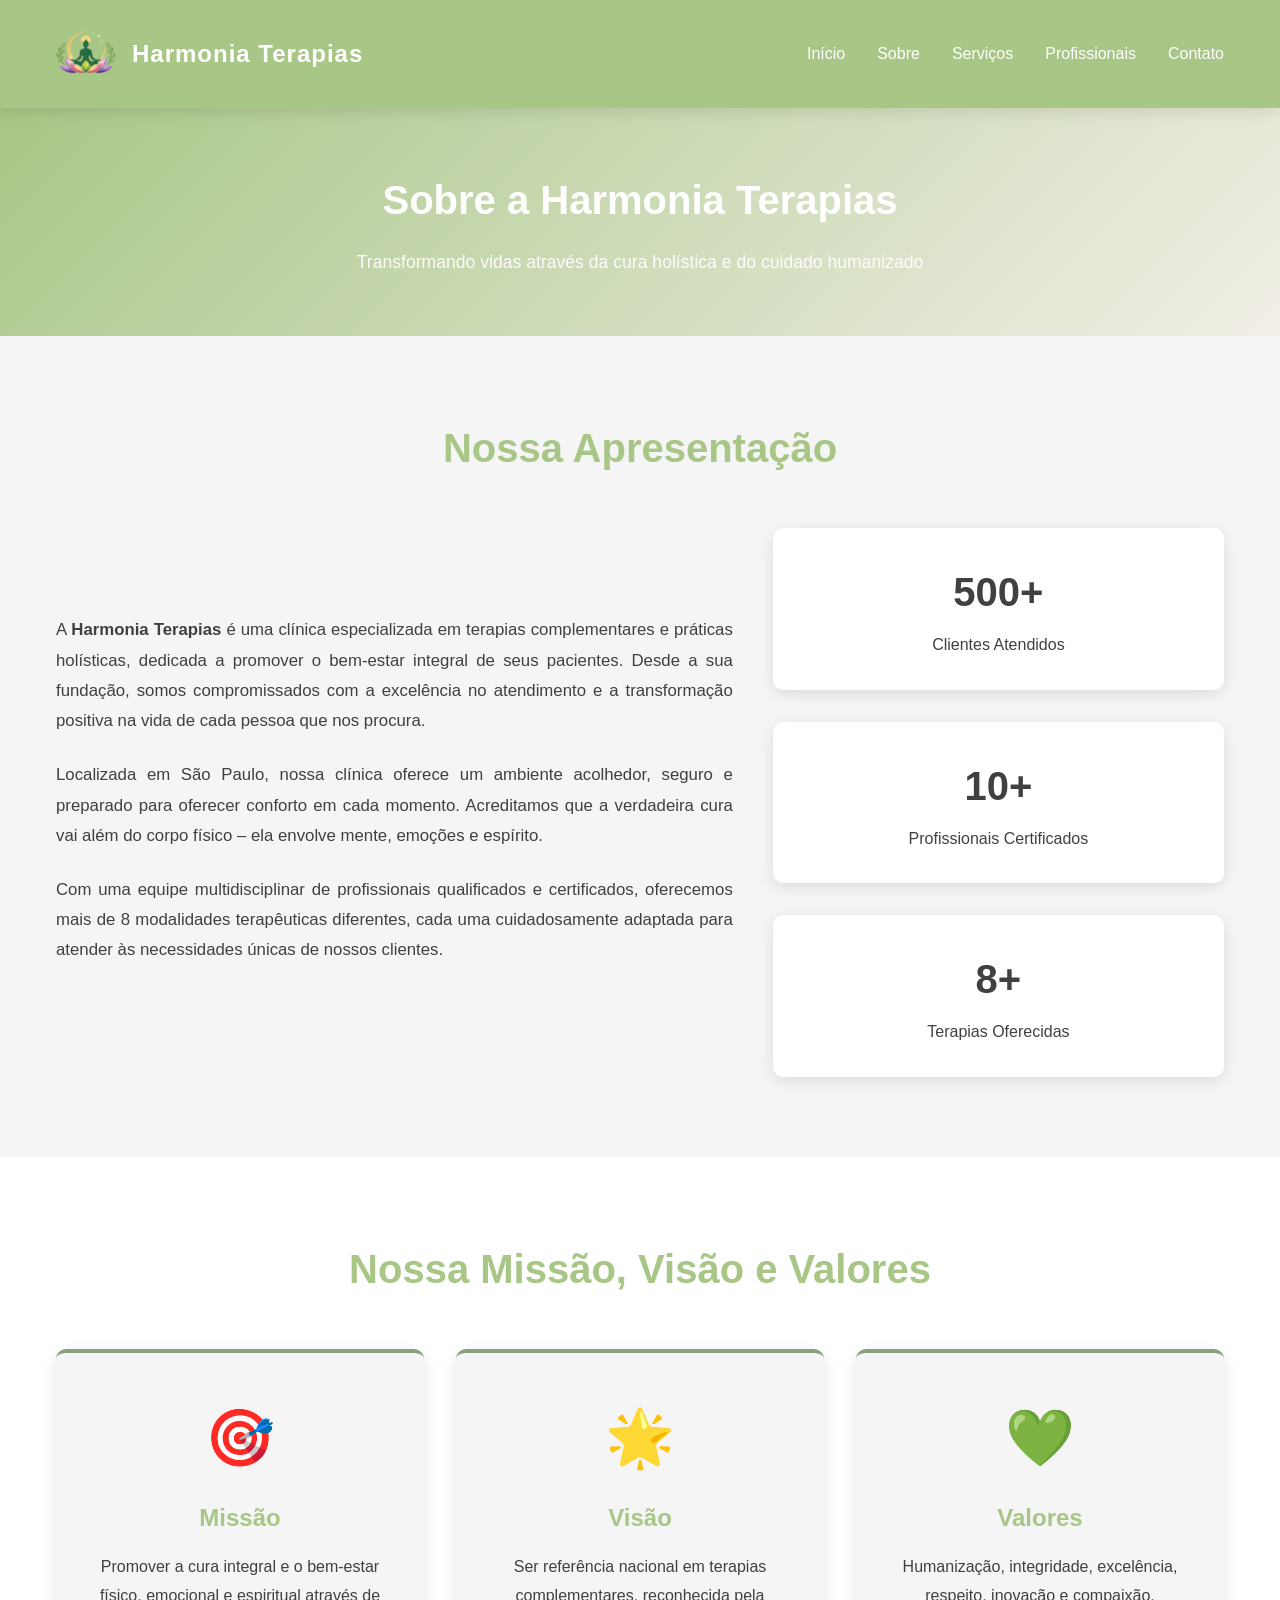
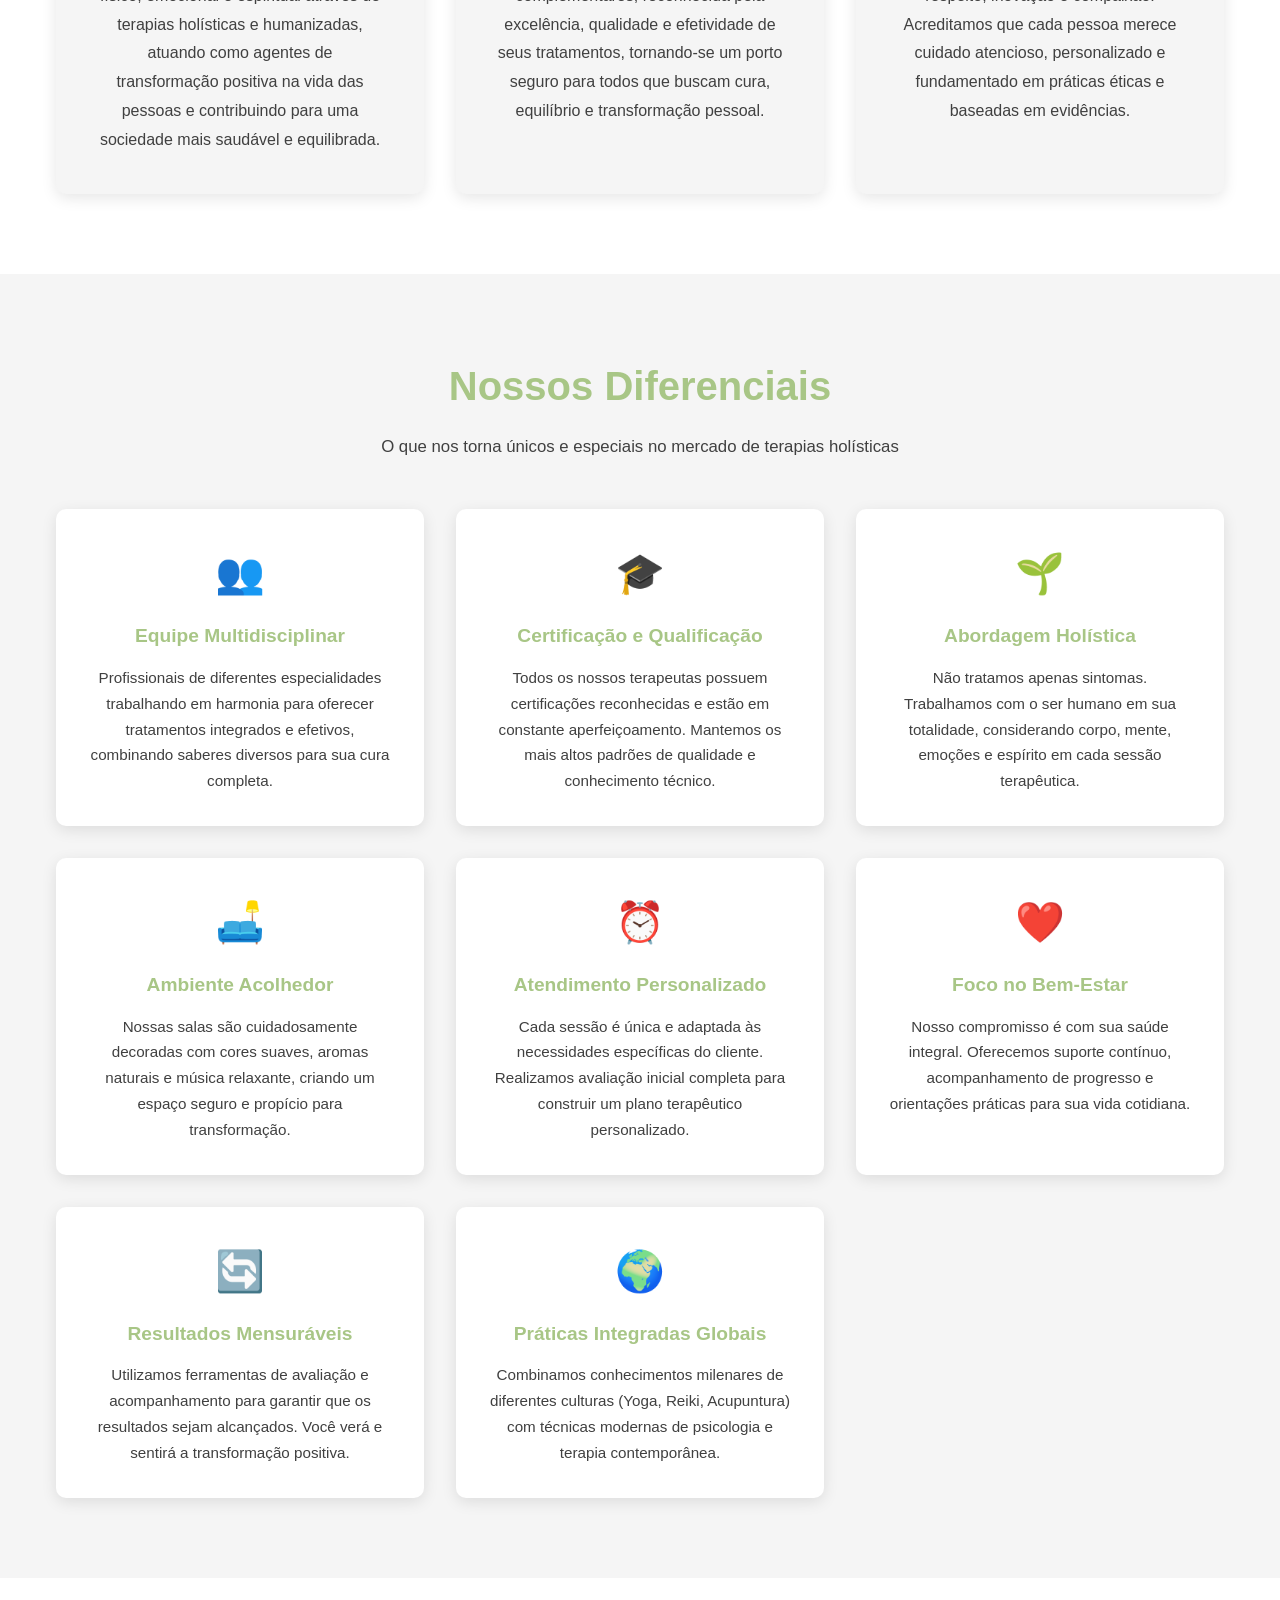
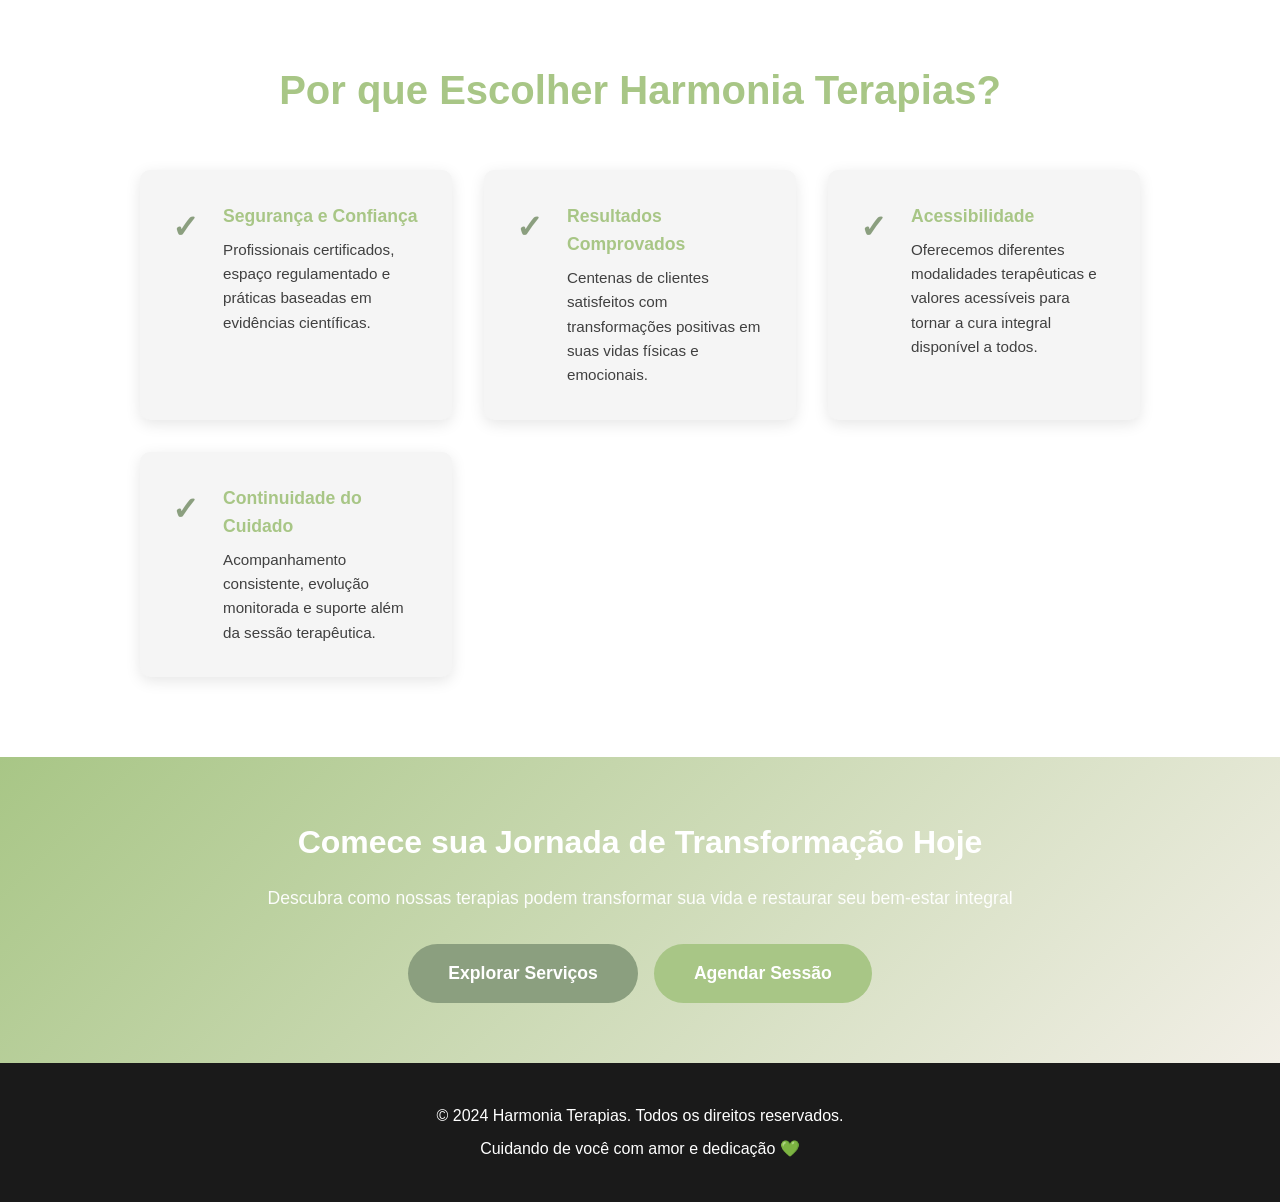
<file: site_clinica/html/sobre.html>
<!DOCTYPE html>
<html lang="pt-BR">
<head>
    <meta charset="UTF-8">
    <meta name="viewport" content="width=device-width, initial-scale=1.0">
    <title>Sobre a Clínica - Harmonia Terapias</title>
    <link rel="stylesheet" href="../css/styles.css">
</head>
<body>
    <!-- Navigation -->
    <nav class="navbar">
        <div class="container">
            <div class="logo">
                <img src="../png/logo/logo.png" alt="Logo Harmonia Terapias" class="logo-icon-img">
                <span class="logo-text">Harmonia Terapias</span>
            </div>
            <ul class="nav-links">
                <li><a href="index.html">Início</a></li>
                <li><a href="sobre.html" class="active">Sobre</a></li>
                <li><a href="servicos.html">Serviços</a></li>
                <li><a href="profissionais.html">Profissionais</a></li>
                <li><a href="contato.html">Contato</a></li>
            </ul>
        </div>
    </nav>

    <!-- Page Header -->
    <section class="page-header">
        <div class="container">
            <h1>Sobre a Harmonia Terapias</h1>
            <p>Transformando vidas através da cura holística e do cuidado humanizado</p>
        </div>
    </section>

    <!-- Apresentação da Clínica -->
    <section class="about">
        <div class="container">
            <h2>Nossa Apresentação</h2>
            <div class="about-content">
                <div class="about-text">
                    <p>
                        A <strong>Harmonia Terapias</strong> é uma clínica especializada em terapias complementares e práticas holísticas, dedicada a promover o bem-estar integral de seus pacientes. Desde a sua fundação, somos compromissados com a excelência no atendimento e a transformação positiva na vida de cada pessoa que nos procura.
                    </p>
                    <p>
                        Localizada em São Paulo, nossa clínica oferece um ambiente acolhedor, seguro e preparado para oferecer conforto em cada momento. Acreditamos que a verdadeira cura vai além do corpo físico – ela envolve mente, emoções e espírito.
                    </p>
                    <p>
                        Com uma equipe multidisciplinar de profissionais qualificados e certificados, oferecemos mais de 8 modalidades terapêuticas diferentes, cada uma cuidadosamente adaptada para atender às necessidades únicas de nossos clientes.
                    </p>
                </div>
                <div class="about-stats">
                    <div class="stat-item">
                        <h3>500+</h3>
                        <p>Clientes Atendidos</p>
                    </div>
                    <div class="stat-item">
                        <h3>10+</h3>
                        <p>Profissionais Certificados</p>
                    </div>
                    <div class="stat-item">
                        <h3>8+</h3>
                        <p>Terapias Oferecidas</p>
                    </div>
                </div>
            </div>
        </div>
    </section>

    <!-- Missão, Visão e Valores -->
    <section class="mission-vision">
        <div class="container">
            <h2>Nossa Missão, Visão e Valores</h2>
            <div class="mvv-grid">
                <!-- Missão -->
                <div class="mvv-card">
                    <div class="mvv-icon">🎯</div>
                    <h3>Missão</h3>
                    <p>
                        Promover a cura integral e o bem-estar físico, emocional e espiritual através de terapias holísticas e humanizadas, atuando como agentes de transformação positiva na vida das pessoas e contribuindo para uma sociedade mais saudável e equilibrada.
                    </p>
                </div>

                <!-- Visão -->
                <div class="mvv-card">
                    <div class="mvv-icon">🌟</div>
                    <h3>Visão</h3>
                    <p>
                        Ser referência nacional em terapias complementares, reconhecida pela excelência, qualidade e efetividade de seus tratamentos, tornando-se um porto seguro para todos que buscam cura, equilíbrio e transformação pessoal.
                    </p>
                </div>

                <!-- Valores -->
                <div class="mvv-card">
                    <div class="mvv-icon">💚</div>
                    <h3>Valores</h3>
                    <p>
                        Humanização, integridade, excelência, respeito, inovação e compaixão. Acreditamos que cada pessoa merece cuidado atencioso, personalizado e fundamentado em práticas éticas e baseadas em evidências.
                    </p>
                </div>
            </div>
        </div>
    </section>

    <!-- Diferenciais da Clínica -->
    <section class="differentials">
        <div class="container">
            <h2>Nossos Diferenciais</h2>
            <p class="differentials-intro">O que nos torna únicos e especiais no mercado de terapias holísticas</p>
            <div class="differentials-grid">
                <!-- Diferencial 1 -->
                <div class="differential-card">
                    <div class="differential-icon">👥</div>
                    <h3>Equipe Multidisciplinar</h3>
                    <p>
                        Profissionais de diferentes especialidades trabalhando em harmonia para oferecer tratamentos integrados e efetivos, combinando saberes diversos para sua cura completa.
                    </p>
                </div>

                <!-- Diferencial 2 -->
                <div class="differential-card">
                    <div class="differential-icon">🎓</div>
                    <h3>Certificação e Qualificação</h3>
                    <p>
                        Todos os nossos terapeutas possuem certificações reconhecidas e estão em constante aperfeiçoamento. Mantemos os mais altos padrões de qualidade e conhecimento técnico.
                    </p>
                </div>

                <!-- Diferencial 3 -->
                <div class="differential-card">
                    <div class="differential-icon">🌱</div>
                    <h3>Abordagem Holística</h3>
                    <p>
                        Não tratamos apenas sintomas. Trabalhamos com o ser humano em sua totalidade, considerando corpo, mente, emoções e espírito em cada sessão terapêutica.
                    </p>
                </div>

                <!-- Diferencial 4 -->
                <div class="differential-card">
                    <div class="differential-icon">🛋️</div>
                    <h3>Ambiente Acolhedor</h3>
                    <p>
                        Nossas salas são cuidadosamente decoradas com cores suaves, aromas naturais e música relaxante, criando um espaço seguro e propício para transformação.
                    </p>
                </div>

                <!-- Diferencial 5 -->
                <div class="differential-card">
                    <div class="differential-icon">⏰</div>
                    <h3>Atendimento Personalizado</h3>
                    <p>
                        Cada sessão é única e adaptada às necessidades específicas do cliente. Realizamos avaliação inicial completa para construir um plano terapêutico personalizado.
                    </p>
                </div>

                <!-- Diferencial 6 -->
                <div class="differential-card">
                    <div class="differential-icon">❤️</div>
                    <h3>Foco no Bem-Estar</h3>
                    <p>
                        Nosso compromisso é com sua saúde integral. Oferecemos suporte contínuo, acompanhamento de progresso e orientações práticas para sua vida cotidiana.
                    </p>
                </div>

                <!-- Diferencial 7 -->
                <div class="differential-card">
                    <div class="differential-icon">🔄</div>
                    <h3>Resultados Mensuráveis</h3>
                    <p>
                        Utilizamos ferramentas de avaliação e acompanhamento para garantir que os resultados sejam alcançados. Você verá e sentirá a transformação positiva.
                    </p>
                </div>

                <!-- Diferencial 8 -->
                <div class="differential-card">
                    <div class="differential-icon">🌍</div>
                    <h3>Práticas Integradas Globais</h3>
                    <p>
                        Combinamos conhecimentos milenares de diferentes culturas (Yoga, Reiki, Acupuntura) com técnicas modernas de psicologia e terapia contemporânea.
                    </p>
                </div>
            </div>
        </div>
    </section>

    <!-- Por que Escolher Harmonia Terapias -->
    <section class="why-choose">
        <div class="container">
            <h2>Por que Escolher Harmonia Terapias?</h2>
            <div class="why-choose-content">
                <div class="why-choose-item">
                    <span class="checkmark">✓</span>
                    <div>
                        <h4>Segurança e Confiança</h4>
                        <p>Profissionais certificados, espaço regulamentado e práticas baseadas em evidências científicas.</p>
                    </div>
                </div>
                <div class="why-choose-item">
                    <span class="checkmark">✓</span>
                    <div>
                        <h4>Resultados Comprovados</h4>
                        <p>Centenas de clientes satisfeitos com transformações positivas em suas vidas físicas e emocionais.</p>
                    </div>
                </div>
                <div class="why-choose-item">
                    <span class="checkmark">✓</span>
                    <div>
                        <h4>Acessibilidade</h4>
                        <p>Oferecemos diferentes modalidades terapêuticas e valores acessíveis para tornar a cura integral disponível a todos.</p>
                    </div>
                </div>
                <div class="why-choose-item">
                    <span class="checkmark">✓</span>
                    <div>
                        <h4>Continuidade do Cuidado</h4>
                        <p>Acompanhamento consistente, evolução monitorada e suporte além da sessão terapêutica.</p>
                    </div>
                </div>
            </div>
        </div>
    </section>

    <!-- Call to Action -->
    <section class="cta-section">
        <div class="container">
            <h2>Comece sua Jornada de Transformação Hoje</h2>
            <p>Descubra como nossas terapias podem transformar sua vida e restaurar seu bem-estar integral</p>
            <div class="cta-buttons">
                <a href="servicos.html" class="btn btn-primary btn-large">Explorar Serviços</a>
                <a href="contato.html" class="btn btn-secondary btn-large">Agendar Sessão</a>
            </div>
        </div>
    </section>

    <!-- Footer -->
    <footer>
        <div class="container">
            <p>&copy; 2024 Harmonia Terapias. Todos os direitos reservados.</p>
            <p>Cuidando de você com amor e dedicação 💚</p>
        </div>
    </footer>

    <script src="../js/script.js"></script>
</body>
</html>
</file>
<file: Arthur/styles.css>
* {
    margin: 0;
    padding: 0;
    box-sizing: border-box;
}

:root {
    --primary-color: #0066cc;
    --secondary-color: #00d4ff;
    --text-dark: #333;
    --text-light: #666;
    --bg-light: #f8f9fa;
    --border-color: #ddd;
    --success-color: #28a745;
}

body {
    font-family: 'Segoe UI', Tahoma, Geneva, Verdana, sans-serif;
    line-height: 1.6;
    color: var(--text-dark);
}

.container {
    max-width: 1200px;
    margin: 0 auto;
    padding: 0 20px;
}

/* Navbar */
.navbar {
    background: linear-gradient(135deg, var(--primary-color), var(--secondary-color));
    color: white;
    padding: 15px 0;
    position: sticky;
    top: 0;
    z-index: 100;
    box-shadow: 0 2px 5px rgba(0, 0, 0, 0.1);
}

.navbar .container {
    display: flex;
    justify-content: space-between;
    align-items: center;
}

.navbar .logo h2 {
    font-size: 24px;
    font-weight: bold;
}

.nav-links {
    display: flex;
    list-style: none;
    gap: 30px;
}

.nav-links a {
    color: white;
    text-decoration: none;
    transition: opacity 0.3s;
    font-weight: 500;
}

.nav-links a:hover {
    opacity: 0.8;
}

/* Hero Section */
.hero {
    background: linear-gradient(135deg, var(--primary-color) 0%, var(--secondary-color) 100%);
    color: white;
    padding: 100px 20px;
    text-align: center;
    min-height: 500px;
    display: flex;
    align-items: center;
    justify-content: center;
}

.hero-content h1 {
    font-size: 48px;
    margin-bottom: 20px;
    font-weight: bold;
}

.hero-content p {
    font-size: 20px;
    margin-bottom: 30px;
    opacity: 0.95;
}

/* Botões */
.btn-primary {
    background-color: #ff6b6b;
    color: white;
    border: none;
    padding: 15px 40px;
    font-size: 16px;
    border-radius: 50px;
    cursor: pointer;
    transition: all 0.3s;
    font-weight: 600;
}

.btn-primary:hover {
    background-color: #ff5252;
    transform: translateY(-2px);
    box-shadow: 0 5px 15px rgba(255, 107, 107, 0.4);
}

/* Seções Gerais */
section {
    padding: 80px 20px;
}

section h2 {
    text-align: center;
    font-size: 36px;
    margin-bottom: 50px;
    color: var(--primary-color);
}

/* Serviços */
.servicos {
    background-color: var(--bg-light);
}

.servicos-grid {
    display: grid;
    grid-template-columns: repeat(auto-fit, minmax(300px, 1fr));
    gap: 30px;
}

.servico-card {
    background: white;
    padding: 30px;
    border-radius: 10px;
    text-align: center;
    box-shadow: 0 3px 10px rgba(0, 0, 0, 0.1);
    transition: all 0.3s;
    border: 1px solid var(--border-color);
}

.servico-card:hover {
    transform: translateY(-5px);
    box-shadow: 0 8px 20px rgba(0, 102, 204, 0.15);
}

.servico-icon {
    font-size: 48px;
    margin-bottom: 15px;
}

.servico-card h3 {
    color: var(--primary-color);
    margin-bottom: 10px;
    font-size: 20px;
}

.servico-card p {
    color: var(--text-light);
    line-height: 1.8;
}

/* Médicos */
.medicos {
    background: white;
}

.medicos-grid {
    display: grid;
    grid-template-columns: repeat(auto-fit, minmax(280px, 1fr));
    gap: 30px;
}

.medico-card {
    background: var(--bg-light);
    padding: 30px;
    border-radius: 10px;
    text-align: center;
    box-shadow: 0 3px 10px rgba(0, 0, 0, 0.1);
    transition: all 0.3s;
    border-left: 4px solid var(--primary-color);
}

.medico-card:hover {
    transform: translateY(-5px);
    box-shadow: 0 8px 20px rgba(0, 102, 204, 0.2);
}

.medico-avatar {
    font-size: 60px;
    margin-bottom: 15px;
}

.medico-card h3 {
    color: var(--primary-color);
    margin-bottom: 8px;
    font-size: 18px;
}

.medico-card .especialidade {
    color: var(--secondary-color);
    font-weight: 600;
    margin-bottom: 10px;
    font-size: 14px;
}

.medico-card .descricao {
    color: var(--text-light);
    font-size: 14px;
    line-height: 1.6;
}

/* Contato */
.contato {
    background-color: var(--bg-light);
}

.contato-grid {
    display: grid;
    grid-template-columns: repeat(auto-fit, minmax(250px, 1fr));
    gap: 30px;
    margin-bottom: 50px;
}

.info-bloco {
    background: white;
    padding: 25px;
    border-radius: 10px;
    text-align: center;
    box-shadow: 0 2px 8px rgba(0, 0, 0, 0.1);
    border-top: 4px solid var(--primary-color);
}

.info-bloco h3 {
    color: var(--primary-color);
    margin-bottom: 10px;
}

.info-bloco p {
    color: var(--text-light);
}

/* Formulário */
.formulario {
    background: white;
    max-width: 600px;
    margin: 0 auto;
    padding: 40px;
    border-radius: 10px;
    box-shadow: 0 3px 15px rgba(0, 0, 0, 0.1);
}

.formulario h3 {
    color: var(--primary-color);
    margin-bottom: 25px;
    font-size: 24px;
    text-align: center;
}

.formulario input,
.formulario select,
.formulario textarea {
    width: 100%;
    padding: 12px;
    margin-bottom: 15px;
    border: 1px solid var(--border-color);
    border-radius: 5px;
    font-family: inherit;
    font-size: 14px;
    transition: border-color 0.3s;
}

.formulario input:focus,
.formulario select:focus,
.formulario textarea:focus {
    outline: none;
    border-color: var(--primary-color);
    box-shadow: 0 0 5px rgba(0, 102, 204, 0.3);
}

.formulario button {
    width: 100%;
}

/* Footer */
.footer {
    background: var(--primary-color);
    color: white;
    text-align: center;
    padding: 30px 20px;
}

.footer p {
    margin: 8px 0;
}

/* Responsivo */
@media (max-width: 768px) {
    .navbar .container {
        flex-direction: column;
        gap: 15px;
    }

    .nav-links {
        gap: 15px;
        flex-wrap: wrap;
        justify-content: center;
    }

    .hero-content h1 {
        font-size: 32px;
    }

    .hero-content p {
        font-size: 16px;
    }

    section h2 {
        font-size: 28px;
    }

    .servicos-grid,
    .medicos-grid,
    .contato-grid {
        grid-template-columns: 1fr;
    }

    .formulario {
        padding: 25px;
    }

    .btn-primary {
        padding: 12px 30px;
        font-size: 14px;
    }
}

@media (max-width: 480px) {
    .hero {
        padding: 50px 15px;
        min-height: 350px;
    }

    .hero-content h1 {
        font-size: 24px;
    }

    .hero-content p {
        font-size: 14px;
    }

    section {
        padding: 50px 15px;
    }

    section h2 {
        font-size: 22px;
        margin-bottom: 30px;
    }

    .navbar .logo h2 {
        font-size: 18px;
    }

    .nav-links {
        gap: 10px;
        font-size: 12px;
    }
}
</file>
<file: site_clinica/css/styles.css>
* {
    margin: 0;
    padding: 0;
    box-sizing: border-box;
}

:root {
    --primary-color: #A8C686;
    --secondary-color: #F2EFE7;
    --accent-color: #8B9F7F;
    --light-bg: #F5F5F5;
    --dark-text: #1a1a1a;
    --light-text: #404040;
    --white: #FFFFFF;
    --shadow: 0 4px 15px rgba(0, 0, 0, 0.1);
    --shadow-hover: 0 8px 25px rgba(0, 0, 0, 0.15);
}

html {
    scroll-behavior: smooth;
}

body {
    font-family: 'Segoe UI', Tahoma, Geneva, Verdana, sans-serif;
    line-height: 1.6;
    color: var(--dark-text);
    background-color: var(--white);
}

.container {
    max-width: 1200px;
    margin: 0 auto;
    padding: 0 16px;
}

/* Navigation */
.navbar {
    background: var(--primary-color);
    color: var(--white);
    padding: 1.5rem 0;
    position: sticky;
    top: 0;
    z-index: 1000;
    box-shadow: var(--shadow);
}

.navbar .container {
    display: flex;
    justify-content: space-between;
    align-items: center;
}

.logo {
    display: flex;
    flex-direction: row;
    align-items: center;
    gap: 1rem;
    font-size: 1.5rem;
    font-weight: bold;
    letter-spacing: 1px;
}

.logo-icon {
    width: 60px;
    height: 60px;
    display: flex;
    align-items: center;
    justify-content: center;
    background: rgba(255, 255, 255, 0.1);
    border-radius: 8px;
    padding: 4px;
    overflow: hidden;
}

.logo-icon-img {
    width: 60px;
    height: 60px;
    display: flex;
    align-items: center;
    justify-content: center;
}

.nav-links {
    display: flex;
    list-style: none;
    gap: 2rem;
}

.nav-links a {
    color: var(--white);
    text-decoration: none;
    transition: opacity 0.3s ease;
    font-weight: 500;
}

.nav-links a:hover,
.nav-links a.active {
    opacity: 0.8;
    border-bottom: 2px solid var(--accent-color);
    padding-bottom: 0.3rem;
}

/* Hero Section */
.hero {
    background: linear-gradient(135deg, var(--primary-color) 0%, var(--secondary-color) 100%);
    color: var(--white);
    padding: 70px 20px;
    min-height: 420px;
    display: flex;
    align-items: center;
}

.hero .container {
    display: grid;
    grid-template-columns: 1.2fr 0.8fr;
    gap: 36px;
    align-items: center;
}

.hero-content h1 {
    font-size: 2.8rem;
    margin-bottom: 1rem;
    line-height: 1.25;
    max-width: 620px;
}

.hero-content .subtitle {
    font-size: 1.15rem;
    margin-bottom: 1.8rem;
    opacity: 0.95;
    max-width: 580px;
}

.hero-image {
    display: flex;
    justify-content: center;
    align-items: center;
}

.image-placeholder {
    font-size: 12rem;
    opacity: 0.9;
    animation: float 3s ease-in-out infinite;
}

.hero-img {
    width: 100%;
    max-width: 440px;
    height: auto;
    border-radius: 10px;
    box-shadow: var(--shadow-lg);
    animation: slideInRight 0.8s ease;
}

@keyframes float {
    0%, 100% { transform: translateY(0px); }
    50% { transform: translateY(-20px); }
}

@keyframes slideInRight {
    from {
        opacity: 0;
        transform: translateX(50px);
    }
    to {
        opacity: 1;
        transform: translateX(0);
    }
}

/* Buttons */
.btn {
    display: inline-block;
    padding: 12px 30px;
    background: var(--accent-color);
    color: var(--white);
    text-decoration: none;
    border-radius: 50px;
    font-weight: 600;
    transition: all 0.3s ease;
    border: none;
    cursor: pointer;
    font-size: 1rem;
}

.btn:hover {
    transform: translateY(-3px);
    box-shadow: var(--shadow-hover);
    background: #7A8B6F;
}

.btn-large {
    padding: 15px 40px;
    font-size: 1.1rem;
}

.btn-icon {
    height: 40px;
    width: 40px;
    margin-right: 8px;
    vertical-align: middle;
    display: inline-block;
}

.btn-primary {
    background: var(--accent-color);
}

/* Gallery Section */
.gallery-section {
    padding: 80px 20px;
    background: var(--white);
}

.gallery-section h2 {
    text-align: center;
    font-size: 2.5rem;
    margin-bottom: 1rem;
    color: var(--primary-color);
}

.gallery-intro {
    max-width: 760px;
    margin: 0 auto 2.5rem;
    text-align: center;
    color: var(--light-text);
    font-size: 1.05rem;
    line-height: 1.8;
}

.gallery-grid {
    display: grid;
    grid-template-columns: repeat(2, minmax(0, 1fr));
    gap: 1.5rem;
}

.gallery-img {
    width: 100%;
    height: 280px;
    object-fit: cover;
    border-radius: 14px;
    box-shadow: var(--shadow);
    transition: transform 0.3s ease, box-shadow 0.3s ease;
}

.gallery-img:hover {
    transform: translateY(-6px);
    box-shadow: var(--shadow-hover);
}

/* Preview Sections */
.preview-section {
    padding: 30px 20px;
    background: var(--light-bg);
}

.preview-section.alt {
    background: var(--white);
}

.preview-section h2 {
    text-align: center;
    font-size: 2.5rem;
    margin-bottom: 2rem;
    color: var(--primary-color);
    font-weight: 700;
}

.preview-content {
    max-width: 700px;
    margin: 0 auto;
    text-align: center;
}

.preview-content p {
    font-size: 1.05rem;
    color: var(--dark-text);
    margin-bottom: 1.25rem;
    line-height: 1.8;
    font-weight: 500;
}

.contact-buttons {
    display: flex;
    gap: 1rem;
    justify-content: center;
    flex-wrap: wrap;
}

/* Services Preview Grid */
.services-preview-grid {
    display: grid;
    grid-template-columns: repeat(auto-fit, minmax(300px, 1fr));
    gap: 2rem;
    margin-bottom: 2rem;
}

.service-preview-card {
    background: var(--white);
    border-radius: 10px;
    overflow: hidden;
    box-shadow: var(--shadow);
    transition: all 0.3s ease;
    display: flex;
    flex-direction: column;
    border-top: 4px solid var(--primary-color);
}

.service-preview-card:hover {
    transform: translateY(-8px);
    box-shadow: var(--shadow-hover);
}

.service-preview-image {
    width: 100%;
    height: 180px;
    display: flex;
    align-items: center;
    justify-content: center;
    background: var(--light-bg);
    overflow: hidden;
}

.service-preview-image img {
    max-width: 90%;
    max-height: 90%;
    object-fit: contain;
}

.service-preview-card h3 {
    padding: 1.5rem 1.5rem 0.5rem;
    color: var(--primary-color);
    font-size: 1.3rem;
    font-weight: 700;
}

.service-specialist {
    padding: 0 1.5rem;
    color: var(--accent-color);
    font-size: 0.9rem;
    font-weight: 600;
    margin-bottom: 0.5rem;
}

.service-description {
    padding: 0 1.5rem 1.5rem;
    color: var(--dark-text);
    font-size: 0.95rem;
    line-height: 1.6;
    flex-grow: 1;
    text-align: justify;
}

.services-preview-cta {
    display: flex;
    justify-content: center;
    margin-top: 1rem;
}

/* About Section */
.about {
    padding: 80px 20px;
    background: var(--light-bg);
}

.about h2 {
    text-align: center;
    font-size: 2.5rem;
    margin-bottom: 3rem;
    color: var(--primary-color);
    font-weight: 700;
}

.about-content {
    display: grid;
    grid-template-columns: 1.5fr 1fr;
    gap: 40px;
    align-items: center;
}

.about-text p {
    margin-bottom: 1.5rem;
    font-size: 1.05rem;
    color: var(--light-text);
    line-height: 1.8;
    text-align: justify;
}

.about-stats {
    display: flex;
    flex-direction: column;
    gap: 2rem;
}

.stat-item {
    background: var(--white);
    padding: 2rem;
    border-radius: 10px;
    text-align: center;
    box-shadow: var(--shadow);
    transition: transform 0.3s ease;
}

.stat-item:hover {
    transform: translateY(-5px);
}

.stat-item h3 {
    font-size: 2.5rem;
    color: var(--light-text);
    margin-bottom: 0.5rem;
}

.stat-item p {
    color: var(--light-text);
}

/* Services Section */
.services {
    padding: 80px 20px;
    background: var(--white);
}

.services h2 {
    text-align: center;
    font-size: 2.5rem;
    margin-bottom: 3rem;
    color: var(--primary-color);
    font-weight: 700;
}

.services-grid {
    display: grid;
    grid-template-columns: repeat(auto-fit, minmax(300px, 1fr));
    gap: 2rem;
}

.service-card {
    background: var(--white);
    padding: 2rem;
    border-radius: 10px;
    text-align: center;
    box-shadow: var(--shadow);
    transition: all 0.3s ease;
    border-top: 4px solid var(--accent-color);
}

.service-card:hover {
    transform: translateY(-10px);
    box-shadow: var(--shadow-hover);
}

.service-icon {
    font-size: 3rem;
    margin-bottom: 1rem;
    display: block;
}

.service-card h3 {
    color: var(--primary-color);
    margin-bottom: 1rem;
    font-size: 1.3rem;
    font-weight: 700;
}

.service-card p {
    color: var(--dark-text);
    line-height: 1.7;
}

/* Benefits Section */
.benefits {
    padding: 40px 20px;
    background: var(--light-bg);
}

.benefits h2 {
    text-align: center;
    font-size: 2.5rem;
    margin-bottom: 3rem;
    color: var(--primary-color);
}

.benefits-grid {
    display: grid;
    grid-template-columns: repeat(auto-fit, minmax(250px, 1fr));
    gap: 2rem;
    max-width: 900px;
    margin: 0 auto;
}

.benefit-item {
    display: flex;
    align-items: center;
    gap: 1rem;
    background: var(--white);
    padding: 1.5rem;
    border-radius: 8px;
    box-shadow: var(--shadow);
}

.checkmark {
    font-size: 1.5rem;
    color: var(--secondary-color);
    font-weight: bold;
    flex-shrink: 0;
}

.benefit-item p {
    color: var(--light-text);
}

/* Contact Section */
.contact {
    padding: 80px 20px;
    background: var(--white);
}

.contact h2 {
    text-align: center;
    font-size: 2.5rem;
    margin-bottom: 3rem;
    color: var(--primary-color);
}

.contact-content {
    display: grid;
    grid-template-columns: 1fr 1fr;
    gap: 3rem;
}

.contact-info {
    display: grid;
    gap: 2rem;
}

.info-item {
    display: flex;
    gap: 1.5rem;
    background: var(--light-bg);
    padding: 1.5rem;
    border-radius: 10px;
    transition: transform 0.3s ease;
}

.info-item:hover {
    transform: translateX(5px);
}

.info-icon {
    font-size: 2rem;
    flex-shrink: 0;
}

.info-item h4 {
    color: var(--primary-color);
    margin-bottom: 0.3rem;
}

.info-item p {
    color: var(--light-text);
}

.cta-box {
    background: linear-gradient(135deg, var(--primary-color) 0%, var(--secondary-color) 100%);
    color: var(--white);
    padding: 2.5rem;
    border-radius: 10px;
    display: flex;
    flex-direction: column;
    justify-content: center;
    text-align: center;
    box-shadow: var(--shadow-hover);
}

.cta-box h3 {
    font-size: 1.8rem;
    margin-bottom: 1rem;
}

.cta-box p {
    margin-bottom: 2rem;
    opacity: 0.95;
}

/* Page Header */
.page-header {
    background: linear-gradient(135deg, var(--primary-color) 0%, var(--secondary-color) 100%);
    color: var(--white);
    padding: 60px 20px;
    text-align: center;
}

.page-header h1 {
    font-size: 2.5rem;
    margin-bottom: 1rem;
}

.page-header p {
    font-size: 1.1rem;
    opacity: 0.95;
}

/* Services Full Page */
.services-full {
    padding: 80px 20px;
    background: var(--white);
}

.services-full .container {
    max-width: 1000px;
}

.service-item {
    display: grid;
    grid-template-columns: 1fr 1.5fr;
    gap: 40px;
    align-items: center;
    margin-bottom: 60px;
    padding: 40px;
    border-radius: 10px;
    box-shadow: var(--shadow);
    transition: all 0.3s ease;
}

.service-item:hover {
    box-shadow: var(--shadow-hover);
    transform: translateY(-5px);
}

.service-item.alt {
    background: var(--white);
    border-left: 5px solid var(--accent-color);
}

.service-image {
    display: flex;
    justify-content: center;
    align-items: center;
}

.emoji-large {
    font-size: 8rem;
    opacity: 0.9;
}

.logo-service {
    width: 200px;
    height: 200px;
    display: flex;
    align-items: center;
    justify-content: center;
    filter: drop-shadow(0 4px 8px rgba(0, 0, 0, 0.1));
}

.service-details h3 {
    color: var(--primary-color);
    font-size: 1.8rem;
    margin-bottom: 0.5rem;
    font-weight: 700;
}

.specialty {
    color: var(--primary-color);
    font-weight: 700;
    font-size: 0.95rem;
    margin-bottom: 1rem;
}

.description {
    color: var(--light-text);
    margin-bottom: 1.5rem;
    line-height: 1.8;
    font-size: 1rem;
}

.benefits {
    list-style: none;
    display: grid;
    grid-template-columns: 1fr 1fr;
    gap: 0.8rem;
}

.benefits li {
    color: var(--primary-color);
    font-weight: 700;
    font-size: 0.95rem;
}

/* CTA Section */
.cta-section {
    background: linear-gradient(135deg, var(--primary-color) 0%, var(--secondary-color) 100%);
    color: var(--white);
    padding: 60px 20px;
    text-align: center;
}

.cta-section h2 {
    font-size: 2rem;
    margin-bottom: 1rem;
    color: var(--white);
}

.cta-section p {
    font-size: 1.1rem;
    margin-bottom: 2rem;
    opacity: 0.95;
}

.cta-buttons {
    display: flex;
    gap: 1rem;
    justify-content: center;
    flex-wrap: wrap;
}

/* Mission, Vision, Values Section */
.mission-vision {
    padding: 80px 20px;
    background: var(--white);
}

.mission-vision h2 {
    text-align: center;
    font-size: 2.5rem;
    margin-bottom: 3rem;
    color: var(--primary-color);
}

.mvv-grid {
    display: grid;
    grid-template-columns: repeat(auto-fit, minmax(280px, 1fr));
    gap: 2rem;
}

.mvv-card {
    background: var(--light-bg);
    padding: 2.5rem;
    border-radius: 10px;
    text-align: center;
    box-shadow: var(--shadow);
    transition: all 0.3s ease;
    border-top: 4px solid var(--accent-color);
}

.mvv-card:hover {
    transform: translateY(-10px);
    box-shadow: var(--shadow-hover);
}

.mvv-icon {
    font-size: 3.5rem;
    margin-bottom: 1rem;
    display: block;
}

.mvv-card h3 {
    color: var(--primary-color);
    font-size: 1.5rem;
    margin-bottom: 1rem;
}

.mvv-card p {
    color: var(--light-text);
    line-height: 1.8;
    font-size: 1rem;
}

/* Differentials Section */
.differentials {
    padding: 80px 20px;
    background: var(--light-bg);
}

.differentials h2 {
    text-align: center;
    font-size: 2.5rem;
    margin-bottom: 1rem;
    color: var(--primary-color);
}

.differentials-intro {
    text-align: center;
    color: var(--light-text);
    font-size: 1.05rem;
    margin-bottom: 3rem;
    max-width: 600px;
    margin-left: auto;
    margin-right: auto;
}

.differentials-grid {
    display: grid;
    grid-template-columns: repeat(auto-fit, minmax(300px, 1fr));
    gap: 2rem;
}

.differential-card {
    background: var(--white);
    padding: 2rem;
    border-radius: 10px;
    text-align: center;
    box-shadow: var(--shadow);
    transition: all 0.3s ease;
}

.differential-card:hover {
    transform: translateY(-8px);
    box-shadow: var(--shadow-hover);
}

.differential-icon {
    font-size: 2.5rem;
    margin-bottom: 1rem;
    display: block;
}

.differential-card h3 {
    color: var(--primary-color);
    font-size: 1.2rem;
    margin-bottom: 0.8rem;
}

.differential-card p {
    color: var(--light-text);
    line-height: 1.7;
    font-size: 0.95rem;
}

/* Why Choose Section */
.why-choose {
    padding: 80px 20px;
    background: var(--white);
}

.why-choose h2 {
    text-align: center;
    font-size: 2.5rem;
    margin-bottom: 3rem;
    color: var(--primary-color);
}

.why-choose-content {
    display: grid;
    grid-template-columns: repeat(auto-fit, minmax(280px, 1fr));
    gap: 2rem;
    max-width: 1000px;
    margin: 0 auto;
}

.why-choose-item {
    display: flex;
    gap: 1.5rem;
    background: var(--light-bg);
    padding: 2rem;
    border-radius: 10px;
    box-shadow: var(--shadow);
    transition: transform 0.3s ease;
}

.why-choose-item:hover {
    transform: translateX(8px);
}

.why-choose-item .checkmark {
    font-size: 2rem;
    color: var(--accent-color);
    font-weight: bold;
    flex-shrink: 0;
}

.why-choose-item h4 {
    color: var(--primary-color);
    margin-bottom: 0.5rem;
    font-size: 1.1rem;
}

.why-choose-item p {
    color: var(--light-text);
    font-size: 0.95rem;
    line-height: 1.6;
}

.btn-secondary {
    background: var(--primary-color);
    color: var(--white);
    align-items: center;
    display: inline-flex;
    justify-content: center;
}

.btn-secondary:hover {
    background: #95B574;
    
}

/* Footer */
footer {
    background: var(--dark-text);
    color: var(--white);
    text-align: center;
    padding: 2rem 20px;
}

footer p {
    margin: 0.5rem 0;
}

/* Responsive Design */
@media (max-width: 768px) {
    .navbar {
        padding: 0.8rem 0;
    }

    .logo {
        font-size: 1.1rem;
        gap: 0.6rem;
    }

    .logo-icon {
        width: 45px;
        height: 45px;
    }

    .logo-icon-img {
        width: 45px;
        height: 45px;
    }

    .page-header h1 {
        font-size: 2rem;
    }

    .service-item {
        grid-template-columns: 1fr;
        gap: 20px;
        padding: 20px;
        margin-bottom: 30px;
    }

    .emoji-large {
        font-size: 5rem;
    }

    .logo-service {
        width: 100px;
        height: 100px;
    }

    .benefits {
        grid-template-columns: 1fr;
    }

    .service-details h3 {
        font-size: 1.3rem;
    }

    .hero .container {
        grid-template-columns: 1fr;
    }

    .hero-content h1 {
        font-size: 2rem;
    }

    .hero-content .subtitle {
        font-size: 1rem;
    }

    .hero-img {
        max-width: 100%;
        height: auto;
    }

    .image-placeholder {
        font-size: 8rem;
    }

    .about-content {
        grid-template-columns: 1fr;
    }

    .mvv-grid {
        grid-template-columns: 1fr;
    }

    .differentials-grid {
        grid-template-columns: 1fr;
    }

    .why-choose-content {
        grid-template-columns: 1fr;
    }

    .services-preview-grid {
        grid-template-columns: 1fr;
    }

    .services h2,
    .about h2,
    .benefits h2,
    .contact h2,
    .gallery-section h2,
    .mission-vision h2,
    .differentials h2,
    .why-choose h2 {
        font-size: 2rem;
    }

    .gallery-grid {
        grid-template-columns: 1fr;
    }

    .gallery-img {
        height: 240px;
    }

    .nav-links {
        gap: 0.75rem;
        font-size: 0.85rem;
    }

    .contact-buttons,
    .cta-buttons {
        flex-direction: column;
    }

    .btn {
        width: 100%;
        text-align: center;
    }
}

@media (max-width: 480px) {
    .navbar {
        padding: 0.4rem 0;
    }

    .navbar .container {
        flex-direction: row;
        gap: 0.3rem;
        justify-content: space-between;
        align-items: center;
    }

    .logo {
        gap: 0.3rem;
        font-size: 0.8rem;
        white-space: nowrap;
    }

    .logo-text {
        display: none;
    }

    .logo-icon {
        width: 32px;
        height: 32px;
    }

    .logo-icon-img {
        width: 32px;
        height: 32px;
    }

    .nav-links {
        width: auto;
        flex-direction: row;
        text-align: center;
        gap: 0.3rem;
        font-size: 0.65rem;
    }

    .nav-links a {
        padding: 0.2rem 0.3rem;
    }

    .nav-links a:hover,
    .nav-links a.active {
        border-bottom: 1px solid var(--accent-color);
        padding-bottom: 0.1rem;
    }

    .hero {
        padding: 40px 20px;
        min-height: 300px;
    }

    .hero-content h1 {
        font-size: 1.5rem;
    }

    .btn {
        padding: 10px 20px;
        font-size: 0.9rem;
    }

    .services-grid,
    .benefits-grid {
        grid-template-columns: 1fr;
    }

    .gallery-section {
        padding: 60px 20px;
    }

    .gallery-intro {
        font-size: 0.95rem;
    }

    .gallery-img {
        height: 200px;
    }

    .mvv-card,
    .differential-card,
    .why-choose-item {
        padding: 1.5rem;
    }

    .mvv-icon,
    .differential-icon {
        font-size: 2rem;
    }

    .page-header h1 {
        font-size: 1.5rem;
    }

    .mission-vision h2,
    .differentials h2,
    .why-choose h2 {
        font-size: 1.5rem;
    }

    .differentials-intro {
        font-size: 0.9rem;
    }
}
</file>
